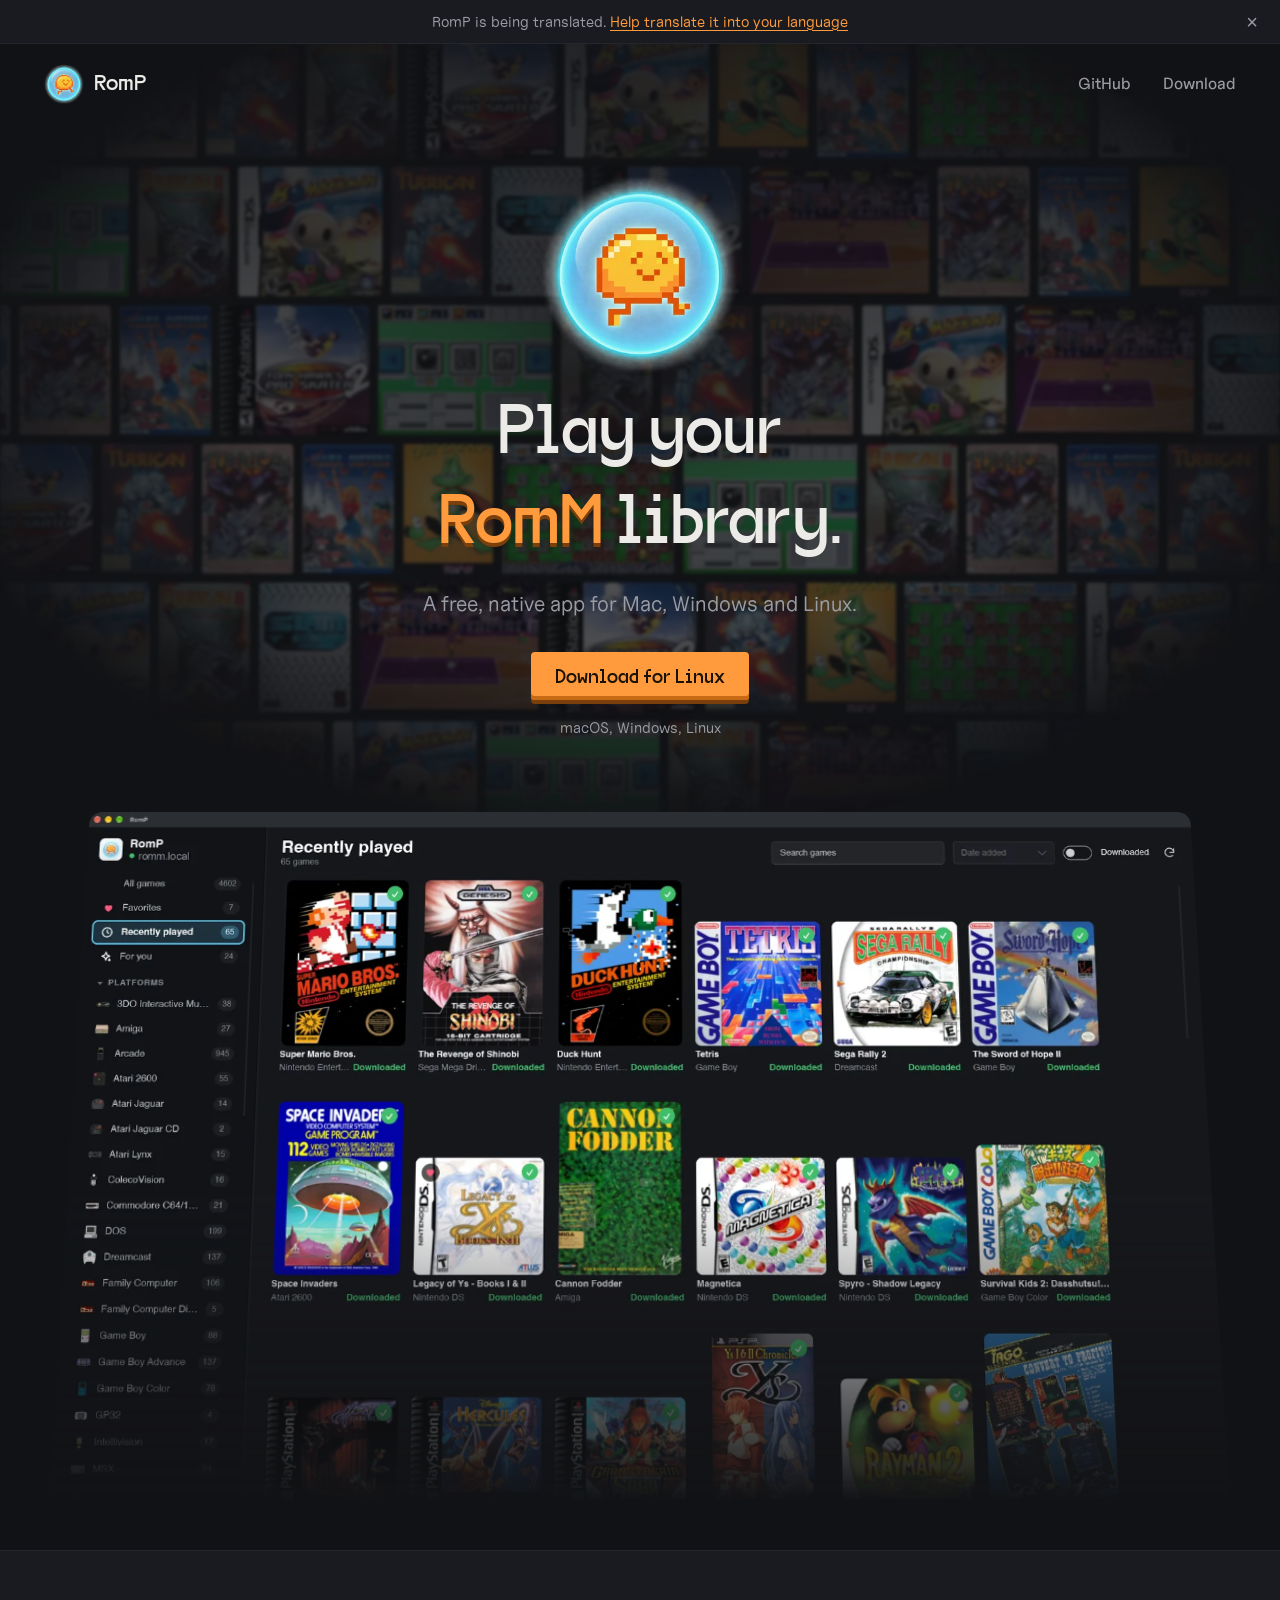
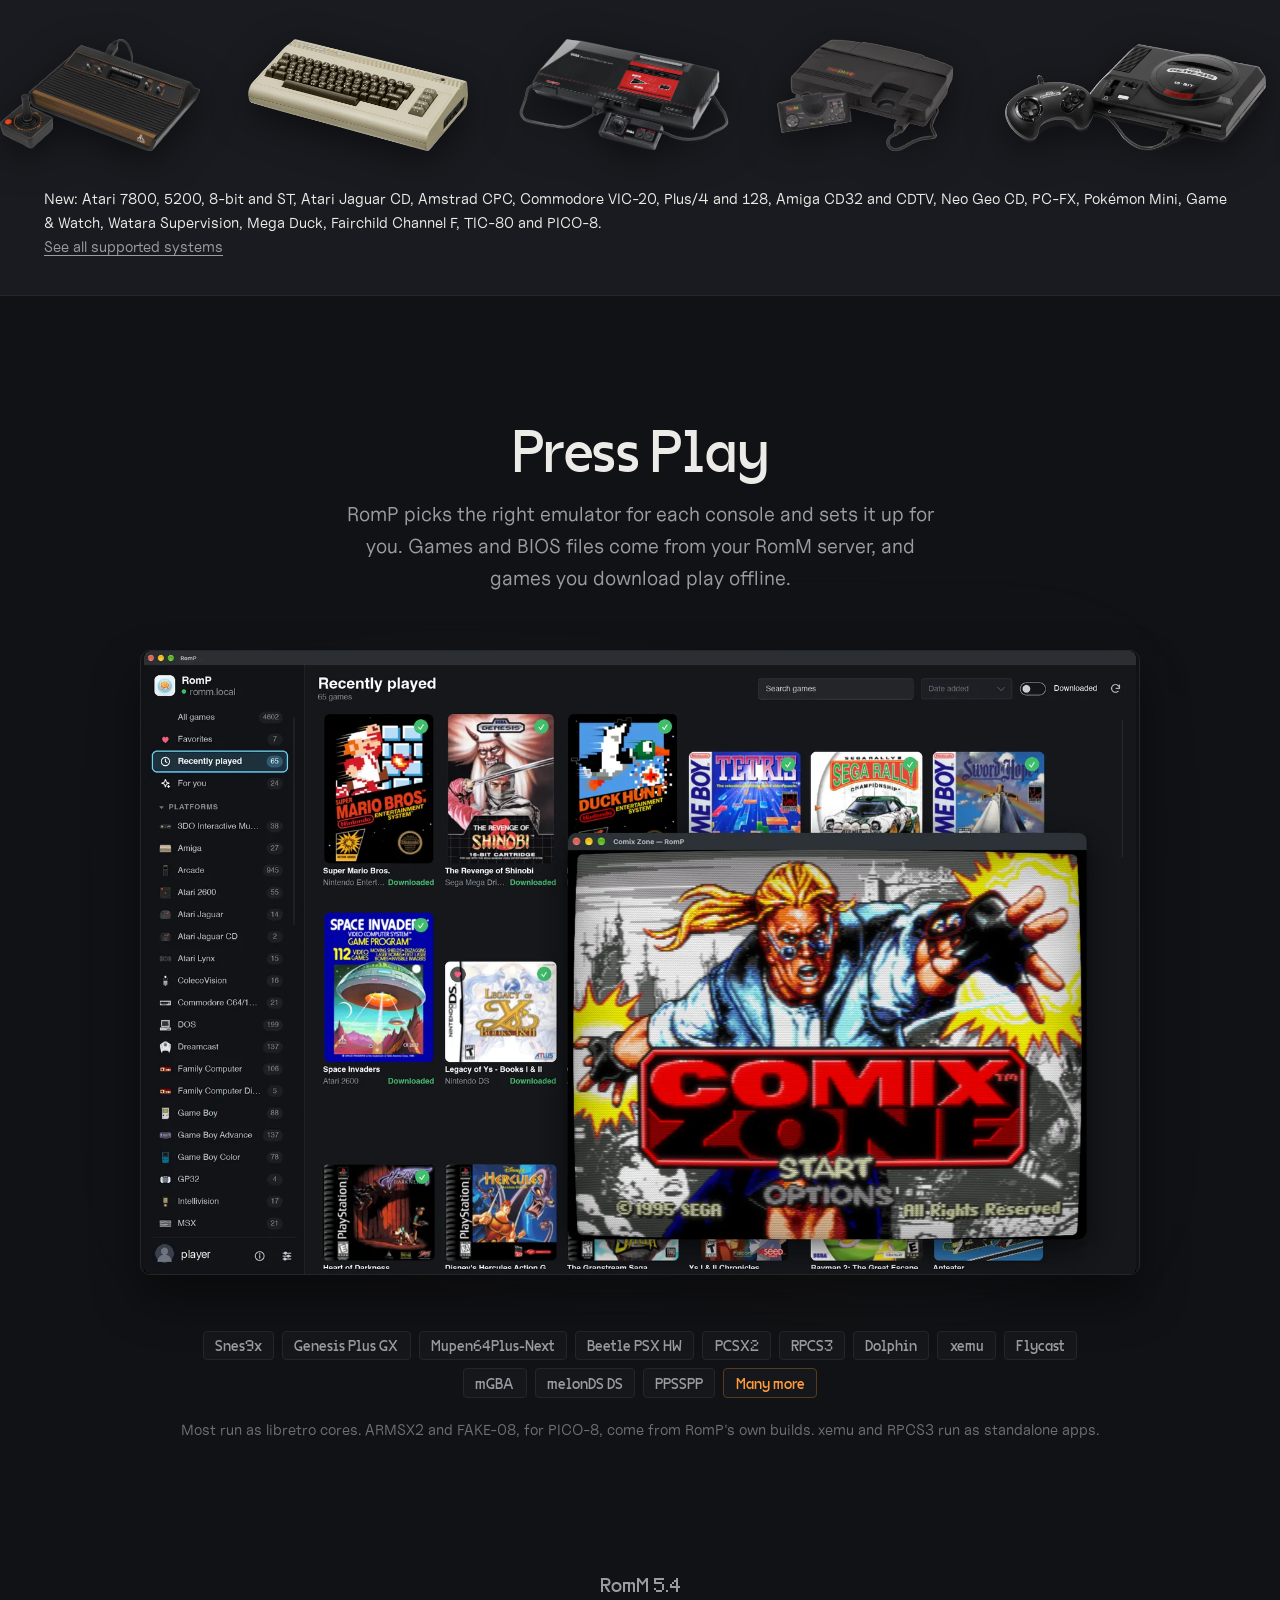
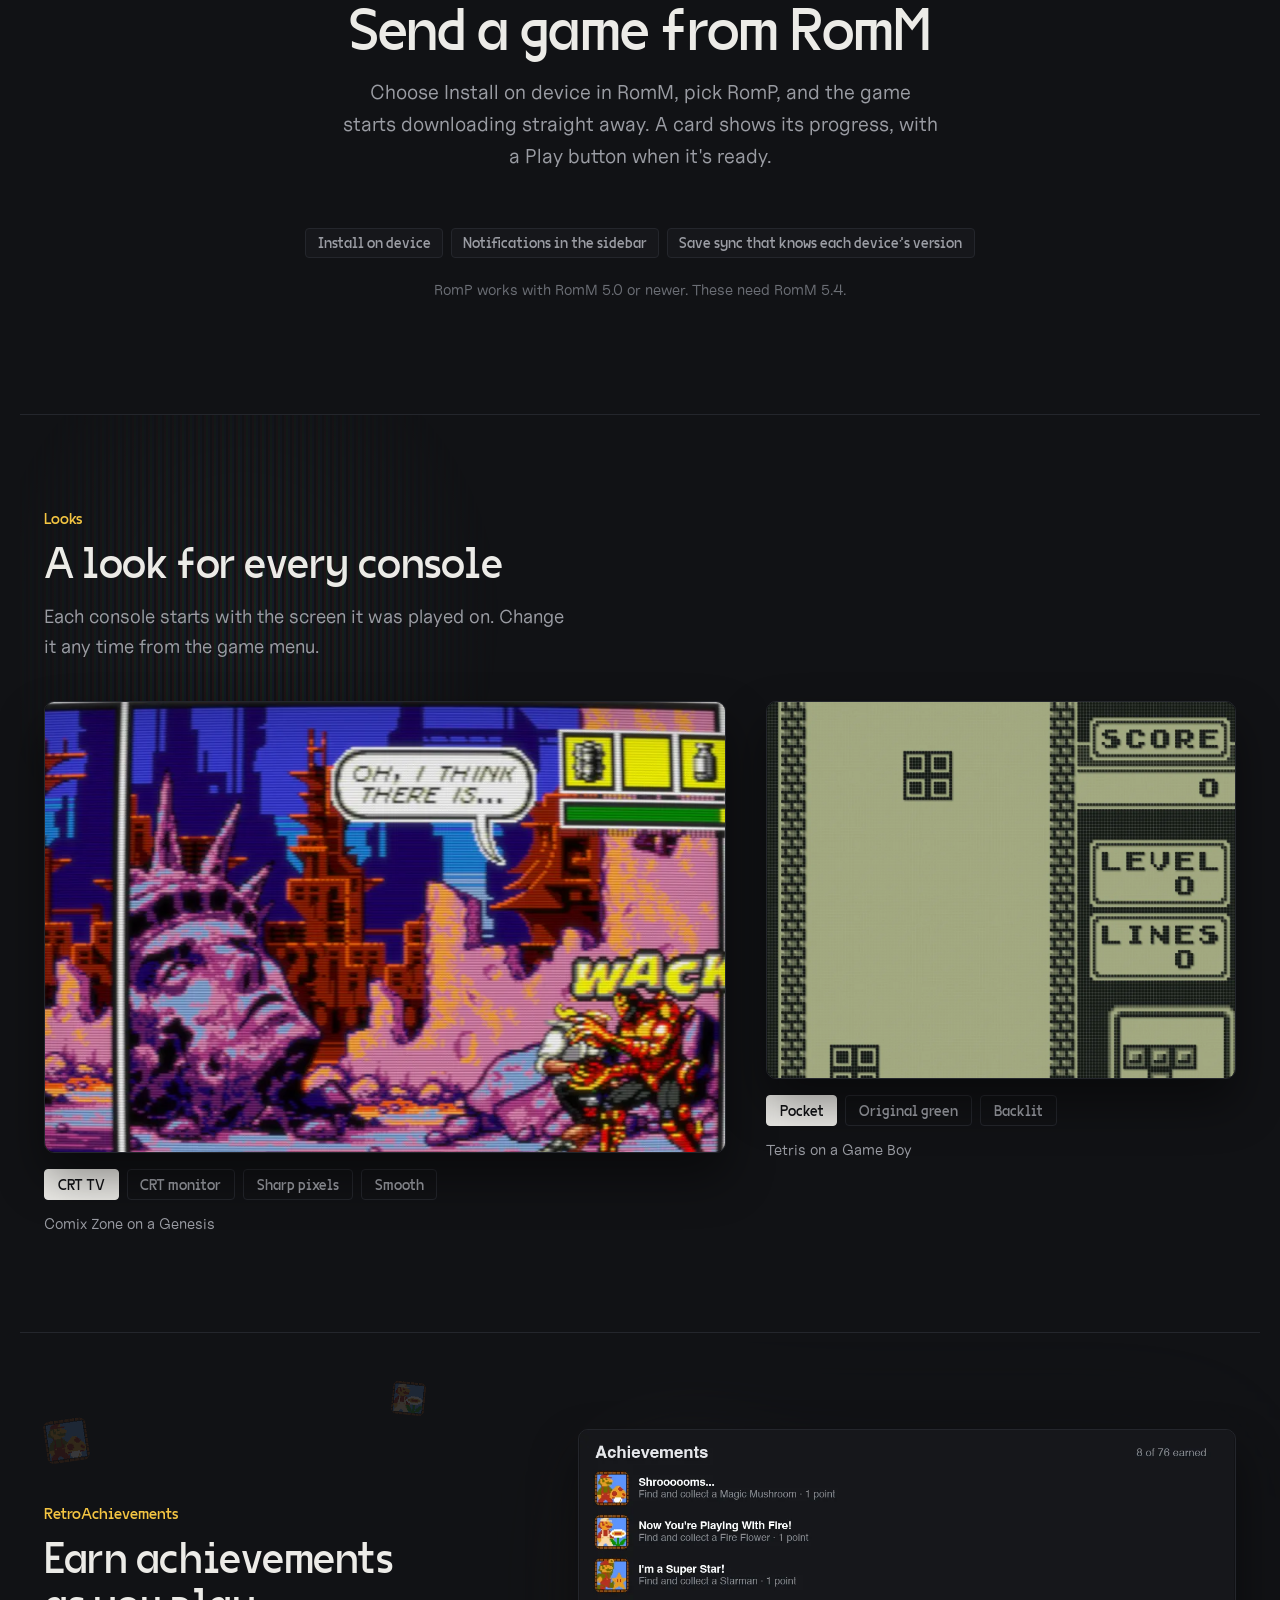
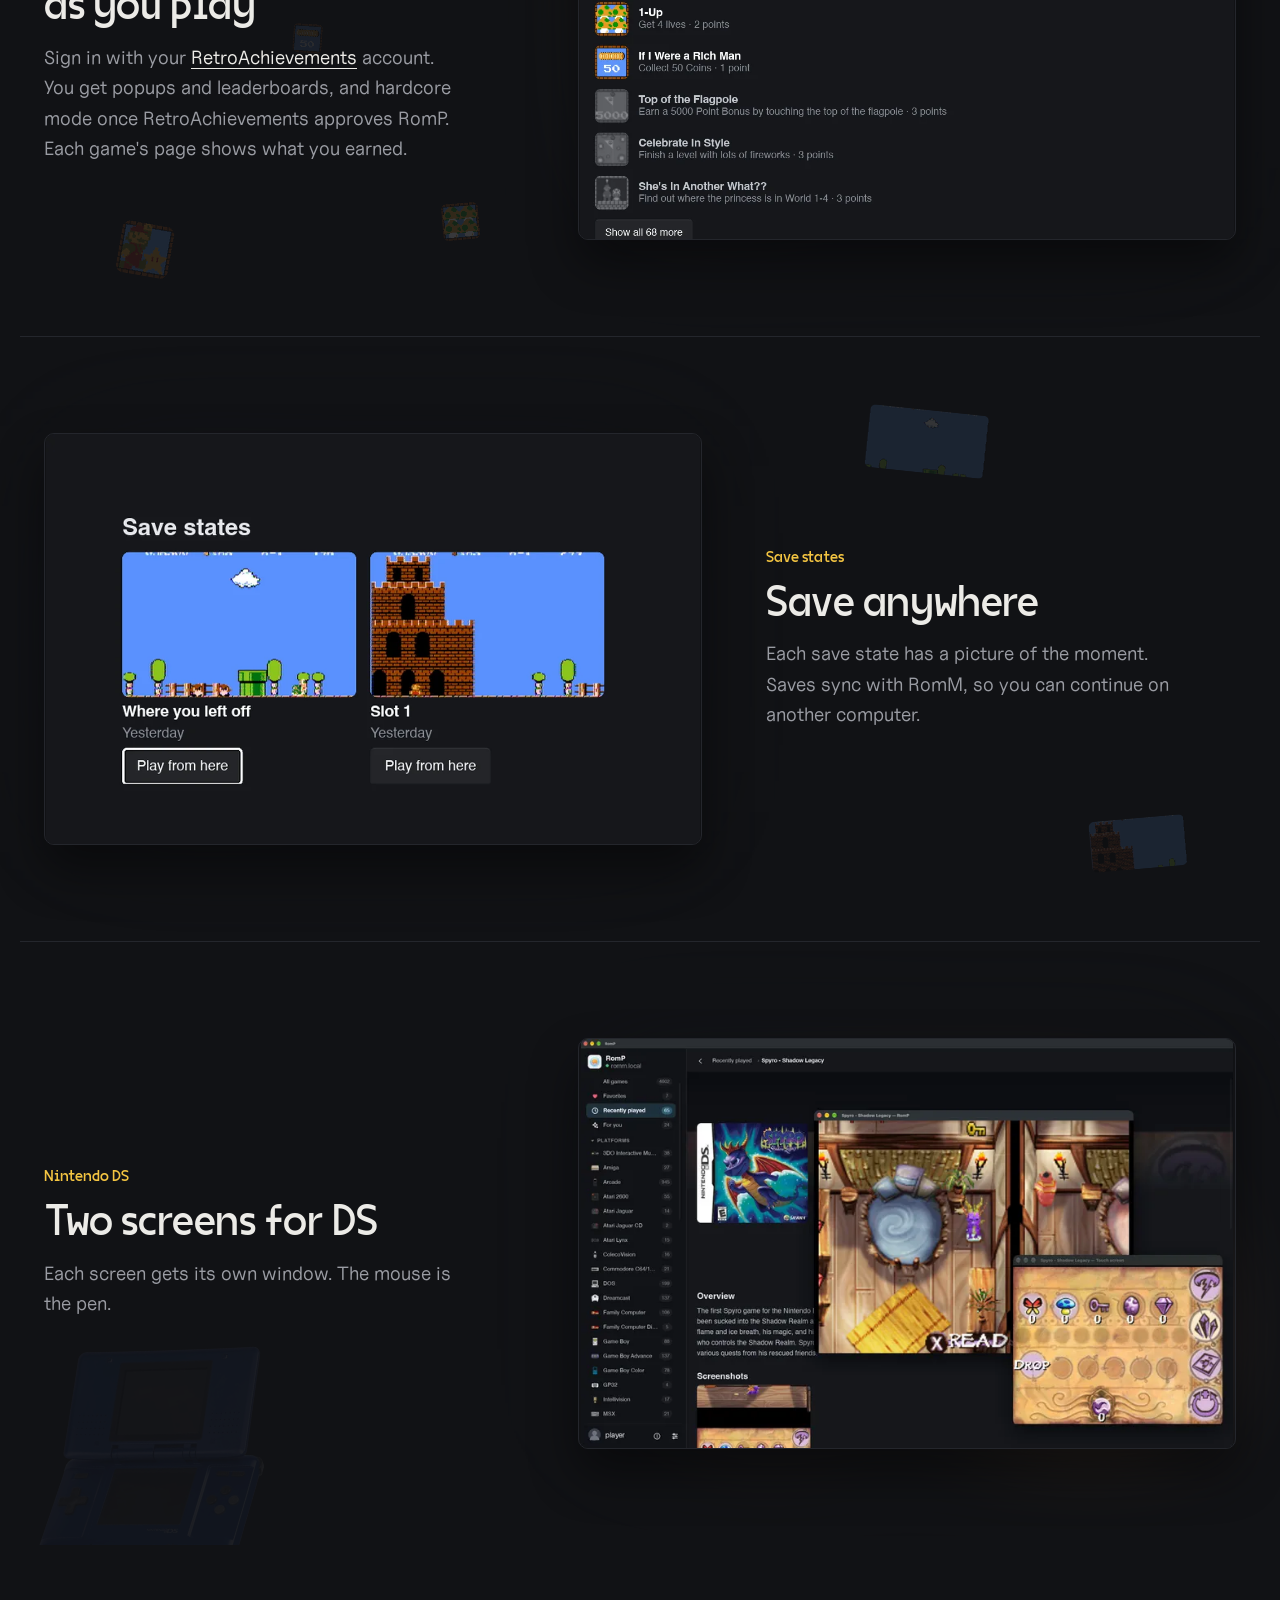
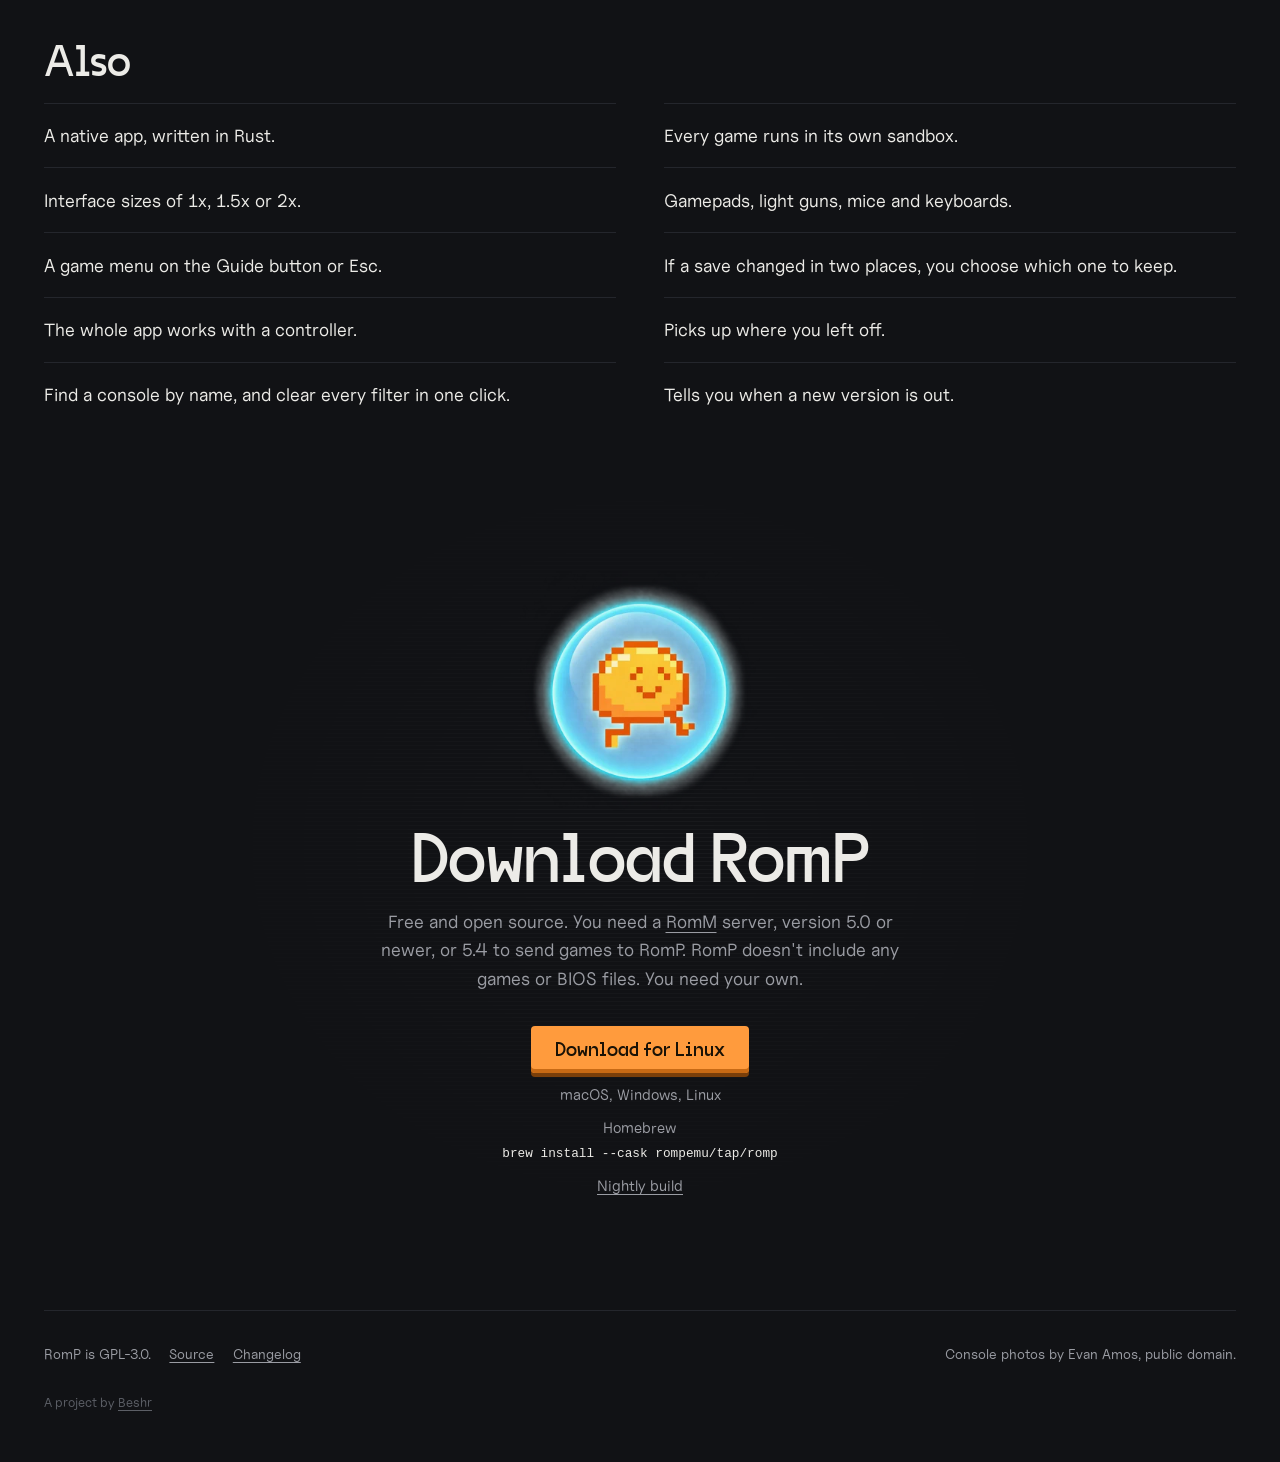
<file: index.html>
<!doctype html>
<html lang="en">
<head>
<meta charset="utf-8">
<meta name="viewport" content="width=device-width, initial-scale=1">
<title>RomP - Play your RomM library</title>
<meta name="description" content="RomP is a free, open source, native app for Mac, Windows and Linux. It plays the games on your RomM server, with save sync, RetroAchievements and the screen look of each console.">
<meta name="theme-color" content="#111215">
<meta name="color-scheme" content="dark">
<link rel="canonical" href="https://rompemu.github.io/">
<link rel="icon" href="img/favicon.png" type="image/png">
<link rel="apple-touch-icon" href="img/apple-touch-icon.png">

<meta property="og:type" content="website">
<meta property="og:site_name" content="RomP">
<meta property="og:title" content="RomP - Play your RomM library">
<meta property="og:description" content="A free, native app for Mac, Windows and Linux. Choose a game from your server and press Play. RomP sets up the emulator for you.">
<meta property="og:url" content="https://rompemu.github.io/">
<meta property="og:image" content="https://rompemu.github.io/img/og.jpg">
<meta property="og:image:width" content="1200">
<meta property="og:image:height" content="630">
<meta property="og:image:alt" content="The RomP icon and name, with the tagline: Play your RomM library.">
<meta name="twitter:card" content="summary_large_image">
<meta name="twitter:title" content="RomP - Play your RomM library">
<meta name="twitter:description" content="A free, native app for Mac, Windows and Linux. Choose a game from your server and press Play. RomP sets up the emulator for you.">
<meta name="twitter:image" content="https://rompemu.github.io/img/og.jpg">

<script type="application/ld+json">
{
  "@context": "https://schema.org",
  "@type": "SoftwareApplication",
  "name": "RomP",
  "description": "Play your RomM library.",
  "applicationCategory": "GameApplication",
  "operatingSystem": "macOS, Windows, Linux",
  "license": "https://www.gnu.org/licenses/gpl-3.0.html",
  "url": "https://rompemu.github.io/",
  "downloadUrl": "https://github.com/RompEmu/RomP/releases/latest",
  "image": "https://rompemu.github.io/img/og.jpg",
  "offers": { "@type": "Offer", "price": "0", "priceCurrency": "USD" }
}
</script>
<link rel="preload" href="fonts/vg5000.woff2" as="font" type="font/woff2" crossorigin>
<link rel="stylesheet" href="style.css?v=20261018-1">
</head>
<body>

<div class="topbar" data-topbar>
  <p>RomP is being translated. <a href="https://crowdin.com/project/romp">Help translate it into your language</a></p>
  <button type="button" data-topbar-close aria-label="Hide this message">&times;</button>
</div>

<header class="top">
  <div class="brand">
    <a class="logo" href="./"><img src="img/mark-nav.png" width="40" height="40" alt="">RomP</a>
    <a class="tag" href="https://github.com/RompEmu/RomP/releases/latest" data-tag hidden></a>
  </div>
  <nav>
    <a href="https://github.com/RompEmu/RomP">GitHub</a>
    <a href="#download">Download</a>
  </nav>
</header>

<main>
  <section class="hero">
    <div class="hero-text">
      <img class="hero-mark" src="img/mark-320.webp" srcset="img/mark-320.webp 1x, img/mark-640.webp 2x" width="220" height="220" alt="">
      <h1>Play your<br> <span class="hl">RomM</span> library.</h1>
      <p>A free, native app for Mac, Windows and Linux.</p>
      <a class="button" href="https://github.com/RompEmu/RomP/releases/latest" data-os-label>Download</a>
      <p class="small" data-version>macOS, Windows, Linux</p>
    </div>
    <img class="hero-shot" src="img/library-1600.webp" srcset="img/library-800.webp 800w, img/library-1600.webp 1600w" sizes="(max-width: 860px) 100vw, 1100px" width="1600" height="1004" alt="The RomP library, showing recently played games from many consoles">
  </section>

  <section class="shelf">
    <div class="shelf-track">
      <div class="shelf-row">
        <span class="console" data-name="Atari 2600" data-emu="Stella"><img src="img/consoles/atari-2600.webp" alt="Atari 2600" loading="lazy"></span>
        <span class="console" data-name="Commodore 64" data-emu="VICE"><img src="img/consoles/c64.webp" alt="Commodore 64" loading="lazy"></span>
        <span class="console" data-name="Sega Master System" data-emu="Genesis Plus GX"><img src="img/consoles/master-system.webp" alt="Sega Master System" loading="lazy"></span>
        <span class="console" data-name="TurboGrafx-16" data-emu="Beetle PCE Fast"><img src="img/consoles/turbografx.webp" alt="TurboGrafx-16" loading="lazy"></span>
        <span class="console" data-name="Sega Genesis" data-emu="Genesis Plus GX"><img src="img/consoles/genesis.webp" alt="Sega Genesis" loading="lazy"></span>
        <span class="console hand" data-name="Game Boy" data-emu="mGBA"><img src="img/consoles/game-boy.webp" alt="Game Boy" loading="lazy"></span>
        <span class="console hand" data-name="Atari Lynx" data-emu="Beetle Lynx"><img src="img/consoles/lynx.webp" alt="Atari Lynx" loading="lazy"></span>
        <span class="console hand" data-name="Sega Game Gear" data-emu="Genesis Plus GX"><img src="img/consoles/game-gear.webp" alt="Sega Game Gear" loading="lazy"></span>
        <span class="console" data-name="Super Famicom" data-emu="Snes9x"><img src="img/consoles/super-famicom.webp" alt="Super Famicom" loading="lazy"></span>
        <span class="console" data-name="Virtual Boy" data-emu="Beetle VB"><img src="img/consoles/virtual-boy.webp" alt="Virtual Boy" loading="lazy"></span>
        <span class="console" data-name="Sega Saturn" data-emu="Beetle Saturn"><img src="img/consoles/saturn.webp" alt="Sega Saturn" loading="lazy"></span>
        <span class="console" data-name="PlayStation" data-emu="Beetle PSX HW"><img src="img/consoles/playstation.webp" alt="PlayStation" loading="lazy"></span>
        <span class="console" data-name="Nintendo 64" data-emu="Mupen64Plus-Next"><img src="img/consoles/n64.webp" alt="Nintendo 64" loading="lazy"></span>
        <span class="console hand" data-name="Game Boy Color" data-emu="mGBA"><img src="img/consoles/gbc.webp" alt="Game Boy Color" loading="lazy"></span>
        <span class="console" data-name="PlayStation 2" data-emu="PCSX2 or ARMSX2"><img src="img/consoles/ps2.webp" alt="PlayStation 2" loading="lazy"></span>
        <span class="console" data-name="GameCube" data-emu="Dolphin"><img src="img/consoles/gamecube.webp" alt="GameCube" loading="lazy"></span>
        <span class="console hand" data-name="Game Boy Advance" data-emu="mGBA"><img src="img/consoles/gba.webp" alt="Game Boy Advance" loading="lazy"></span>
        <span class="console" data-name="Xbox" data-emu="xemu"><img src="img/consoles/xbox.webp" alt="Xbox" loading="lazy"></span>
        <span class="console hand" data-name="Nintendo DS" data-emu="melonDS DS"><img src="img/consoles/ds.webp" alt="Nintendo DS" loading="lazy"></span>
        <span class="console" data-name="PlayStation 3" data-emu="RPCS3"><img src="img/consoles/ps3.webp" alt="PlayStation 3" loading="lazy"></span>
      </div>
      <div class="shelf-row" aria-hidden="true">
        <span class="console" data-name="Atari 2600" data-emu="Stella"><img src="img/consoles/atari-2600.webp" alt="" loading="lazy"></span>
        <span class="console" data-name="Commodore 64" data-emu="VICE"><img src="img/consoles/c64.webp" alt="" loading="lazy"></span>
        <span class="console" data-name="Sega Master System" data-emu="Genesis Plus GX"><img src="img/consoles/master-system.webp" alt="" loading="lazy"></span>
        <span class="console" data-name="TurboGrafx-16" data-emu="Beetle PCE Fast"><img src="img/consoles/turbografx.webp" alt="" loading="lazy"></span>
        <span class="console" data-name="Sega Genesis" data-emu="Genesis Plus GX"><img src="img/consoles/genesis.webp" alt="" loading="lazy"></span>
        <span class="console hand" data-name="Game Boy" data-emu="mGBA"><img src="img/consoles/game-boy.webp" alt="" loading="lazy"></span>
        <span class="console hand" data-name="Atari Lynx" data-emu="Beetle Lynx"><img src="img/consoles/lynx.webp" alt="" loading="lazy"></span>
        <span class="console hand" data-name="Sega Game Gear" data-emu="Genesis Plus GX"><img src="img/consoles/game-gear.webp" alt="" loading="lazy"></span>
        <span class="console" data-name="Super Famicom" data-emu="Snes9x"><img src="img/consoles/super-famicom.webp" alt="" loading="lazy"></span>
        <span class="console" data-name="Virtual Boy" data-emu="Beetle VB"><img src="img/consoles/virtual-boy.webp" alt="" loading="lazy"></span>
        <span class="console" data-name="Sega Saturn" data-emu="Beetle Saturn"><img src="img/consoles/saturn.webp" alt="" loading="lazy"></span>
        <span class="console" data-name="PlayStation" data-emu="Beetle PSX HW"><img src="img/consoles/playstation.webp" alt="" loading="lazy"></span>
        <span class="console" data-name="Nintendo 64" data-emu="Mupen64Plus-Next"><img src="img/consoles/n64.webp" alt="" loading="lazy"></span>
        <span class="console hand" data-name="Game Boy Color" data-emu="mGBA"><img src="img/consoles/gbc.webp" alt="" loading="lazy"></span>
        <span class="console" data-name="PlayStation 2" data-emu="PCSX2 or ARMSX2"><img src="img/consoles/ps2.webp" alt="" loading="lazy"></span>
        <span class="console" data-name="GameCube" data-emu="Dolphin"><img src="img/consoles/gamecube.webp" alt="" loading="lazy"></span>
        <span class="console hand" data-name="Game Boy Advance" data-emu="mGBA"><img src="img/consoles/gba.webp" alt="" loading="lazy"></span>
        <span class="console" data-name="Xbox" data-emu="xemu"><img src="img/consoles/xbox.webp" alt="" loading="lazy"></span>
        <span class="console hand" data-name="Nintendo DS" data-emu="melonDS DS"><img src="img/consoles/ds.webp" alt="" loading="lazy"></span>
        <span class="console" data-name="PlayStation 3" data-emu="RPCS3"><img src="img/consoles/ps3.webp" alt="" loading="lazy"></span>
      </div>
    </div>
    <p class="shelf-link">New: Atari 7800, 5200, 8-bit and ST, Atari Jaguar CD, Amstrad CPC, Commodore VIC-20, Plus/4 and 128, Amiga CD32 and CDTV, Neo Geo CD, PC-FX, Pokémon Mini, Game &amp; Watch, Watara Supervision, Mega Duck, Fairchild Channel F, TIC-80 and PICO-8.<br><a href="https://github.com/RompEmu/RomP#supported-systems">See all supported systems</a></p>
  </section>

  <section class="play">
    <div class="play-head">
      <h2>Press Play</h2>
      <p>RomP picks the right emulator for each console and sets it up for you. Games and BIOS files come from your RomM server, and games you download play offline.</p>
    </div>
    <div class="shot play-shot" style="--src: url(img/play-800.webp)">
      <img class="framed" src="img/play-1600.webp" srcset="img/play-800.webp 800w, img/play-1600.webp 1600w" sizes="(max-width: 860px) 100vw, 1000px" width="1600" height="1004" loading="lazy" alt="Comix Zone running in its own window over the RomP library">
    </div>
    <ul class="cores" aria-label="Emulators RomP sets up">
      <li>Snes9x</li>
      <li>Genesis Plus GX</li>
      <li>Mupen64Plus-Next</li>
      <li>Beetle PSX HW</li>
      <li>PCSX2</li>
      <li>RPCS3</li>
      <li>Dolphin</li>
      <li>xemu</li>
      <li>Flycast</li>
      <li>mGBA</li>
      <li>melonDS DS</li>
      <li>PPSSPP</li>
      <li class="more"><a href="https://github.com/RompEmu/RomP#supported-systems">Many more</a></li>
    </ul>
    <p class="cores-note">Most run as libretro cores. ARMSX2 and FAKE-08, for PICO-8, come from RomP's own builds. xemu and RPCS3 run as standalone apps.</p>
  </section>

  <section class="play romm">
    <div class="play-head">
      <p class="eyebrow">RomM 5.4</p>
      <h2>Send a game from RomM</h2>
      <p>Choose Install on device in RomM, pick RomP, and the game starts downloading straight away. A card shows its progress, with a Play button when it's ready.</p>
    </div>
    <ul class="cores" aria-label="What RomP does with RomM 5.4">
      <li>Install on device</li>
      <li>Notifications in the sidebar</li>
      <li>Save sync that knows each device's version</li>
    </ul>
    <p class="cores-note">RomP works with RomM 5.0 or newer. These need RomM 5.4.</p>
  </section>

  <section class="looks feature">
    <div class="decor crt" aria-hidden="true"></div>
    <div class="looks-head">
      <p class="eyebrow">Looks</p>
      <h2>A look for every console</h2>
      <p>Each console starts with the screen it was played on. Change it any time from the game menu.</p>
    </div>
    <div class="looks-grid">
      <figure class="switcher">
        <div class="stage">
        <img class="look is-on" data-look="look-crt-tv" src="img/look-crt-tv-1600.webp" srcset="img/look-crt-tv-800.webp 800w, img/look-crt-tv-1600.webp 1600w" sizes="(max-width: 860px) 100vw, 50vw" width="1600" height="1058" loading="lazy" alt="Comix Zone with the CRT TV look">
        <img class="look" data-look="look-crt-monitor" src="img/look-crt-monitor-1600.webp" srcset="img/look-crt-monitor-800.webp 800w, img/look-crt-monitor-1600.webp 1600w" sizes="(max-width: 860px) 100vw, 50vw" width="1600" height="1058" loading="lazy" alt="Comix Zone with the CRT monitor look">
        <img class="look" data-look="look-sharp" src="img/look-sharp-1600.webp" srcset="img/look-sharp-800.webp 800w, img/look-sharp-1600.webp 1600w" sizes="(max-width: 860px) 100vw, 50vw" width="1600" height="1058" loading="lazy" alt="Comix Zone with the Sharp pixels look">
        <img class="look" data-look="look-smooth" src="img/look-smooth-1600.webp" srcset="img/look-smooth-800.webp 800w, img/look-smooth-1600.webp 1600w" sizes="(max-width: 860px) 100vw, 50vw" width="1600" height="1058" loading="lazy" alt="Comix Zone with the Smooth look">
        </div>
        <div class="tabs" role="group" aria-label="Genesis looks">
        <button type="button" data-look="look-crt-tv" aria-pressed="true">CRT TV</button>
        <button type="button" data-look="look-crt-monitor" aria-pressed="false">CRT monitor</button>
        <button type="button" data-look="look-sharp" aria-pressed="false">Sharp pixels</button>
        <button type="button" data-look="look-smooth" aria-pressed="false">Smooth</button>
        </div>
        <figcaption>Comix Zone on a Genesis</figcaption>
      </figure>
      <figure class="switcher">
        <div class="stage">
        <img class="look is-on" data-look="look-gb-pocket" src="img/look-gb-pocket-1200.webp" srcset="img/look-gb-pocket-600.webp 600w, img/look-gb-pocket-1200.webp 1200w" sizes="(max-width: 860px) 100vw, 50vw" width="1200" height="962" loading="lazy" alt="Tetris with the Pocket look">
        <img class="look" data-look="look-gb-green" src="img/look-gb-green-1200.webp" srcset="img/look-gb-green-600.webp 600w, img/look-gb-green-1200.webp 1200w" sizes="(max-width: 860px) 100vw, 50vw" width="1200" height="962" loading="lazy" alt="Tetris with the Original green look">
        <img class="look" data-look="look-gb-backlit" src="img/look-gb-backlit-1200.webp" srcset="img/look-gb-backlit-600.webp 600w, img/look-gb-backlit-1200.webp 1200w" sizes="(max-width: 860px) 100vw, 50vw" width="1200" height="962" loading="lazy" alt="Tetris with the Backlit look">
        </div>
        <div class="tabs" role="group" aria-label="Game Boy screens">
        <button type="button" data-look="look-gb-pocket" aria-pressed="true">Pocket</button>
        <button type="button" data-look="look-gb-green" aria-pressed="false">Original green</button>
        <button type="button" data-look="look-gb-backlit" aria-pressed="false">Backlit</button>
        </div>
        <figcaption>Tetris on a Game Boy</figcaption>
      </figure>
    </div>
  </section>

  <section class="cheevos feature">
    <div class="decor badges" aria-hidden="true">
      <img src="img/badge-0.png" alt=""><img src="img/badge-1.png" alt=""><img src="img/badge-2.png" alt=""><img src="img/badge-3.png" alt=""><img src="img/badge-4.png" alt="">
    </div>
    <div class="cheevos-text">
      <p class="eyebrow">RetroAchievements</p>
      <h2>Earn achievements as you play</h2>
      <p>Sign in with your <a href="https://retroachievements.org">RetroAchievements</a> account. You get popups and leaderboards, and hardcore mode once RetroAchievements approves RomP. Each game's page shows what you earned.</p>
    </div>
    <div class="shot" style="--src: url(img/achievements.webp)">
      <picture>
        <source media="(max-width: 600px)" srcset="img/achievements-phone.webp" width="780" height="367">
        <img class="framed" src="img/achievements.webp" width="1174" height="734" loading="lazy" alt="A list of Super Mario Bros. achievements, 8 of 76 earned">
      </picture>
    </div>
  </section>

  <section class="row feature saves">
    <div class="decor minis" aria-hidden="true"><img src="img/save-mini-0.png" alt=""><img src="img/save-mini-1.png" alt=""></div>
    <div class="shot" style="--src: url(img/save-states.webp)">
      <picture>
        <source media="(max-width: 600px)" srcset="img/save-states-phone.webp" width="697" height="371">
        <img class="framed" src="img/save-states.webp" width="1174" height="734" loading="lazy" alt="Two save states with a picture of the game">
      </picture>
    </div>
    <div>
      <p class="eyebrow">Save states</p>
      <h2>Save anywhere</h2>
      <p>Each save state has a picture of the moment. Saves sync with RomM, so you can continue on another computer.</p>
    </div>
  </section>

  <section class="row flip feature ds">
    <div class="decor handheld" aria-hidden="true"><img src="img/consoles/ds.webp" alt=""></div>
    <div class="shot" style="--src: url(img/ds-800.webp)">
      <img class="framed" src="img/ds-1600.webp" srcset="img/ds-800.webp 800w, img/ds-1600.webp 1600w" sizes="(max-width: 860px) 100vw, 60vw" width="1600" height="1004" loading="lazy" alt="Spyro: Shadow Legacy with its two screens in two windows">
    </div>
    <div>
      <p class="eyebrow">Nintendo DS</p>
      <h2>Two screens for DS</h2>
      <p>Each screen gets its own window. The mouse is the pen.</p>
    </div>
  </section>

  <section class="facts">
    <h2>Also</h2>
    <ul>
      <li>A native app, written in Rust.</li>
      <li>Every game runs in its own sandbox.</li>
      <li>Interface sizes of 1x, 1.5x or 2x.</li>
      <li>Gamepads, light guns, mice and keyboards.</li>
      <li>A game menu on the Guide button or Esc.</li>
      <li>If a save changed in two places, you choose which one to keep.</li>
      <li>The whole app works with a controller.</li>
      <li>Picks up where you left off.</li>
      <li>Find a console by name, and clear every filter in one click.</li>
      <li>Tells you when a new version is out.</li>
    </ul>
  </section>

  <section class="download" id="download">
    <img class="download-mark" src="img/mark-320.webp" srcset="img/mark-320.webp 1x, img/mark-640.webp 2x" width="240" height="240" alt="">
    <div>
      <h2>Download RomP</h2>
      <p>Free and open source. You need a <a href="https://romm.app">RomM</a> server, version 5.0 or newer, or 5.4 to send games to RomP. RomP doesn't include any games or BIOS files. You need your own.</p>
      <a class="button" href="https://github.com/RompEmu/RomP/releases/latest" data-os-label>Download</a>
      <p class="small" data-version>macOS, Windows, Linux</p>
      <p class="small others" data-others hidden></p>
      <p class="small">Homebrew<br><code>brew install --cask rompemu/tap/romp</code></p>
      <p class="small"><a href="https://github.com/RompEmu/RomP/releases/tag/nightly">Nightly build</a></p>
    </div>
  </section>
</main>

<footer>
  <p>RomP is GPL-3.0. <a href="https://github.com/RompEmu/RomP">Source</a> <a href="https://github.com/RompEmu/RomP/blob/main/CHANGELOG.md">Changelog</a></p>
  <p>Console photos by Evan Amos, public domain.</p>
  <p class="byline">A project by <a href="https://beshr.com">Beshr</a></p>
</footer>

<script src="script.js?v=20261018-1" defer></script>

<script data-goatcounter="https://romp.goatcounter.com/count" async src="//gc.zgo.at/count.js"></script>
</body>
</html>
</file>
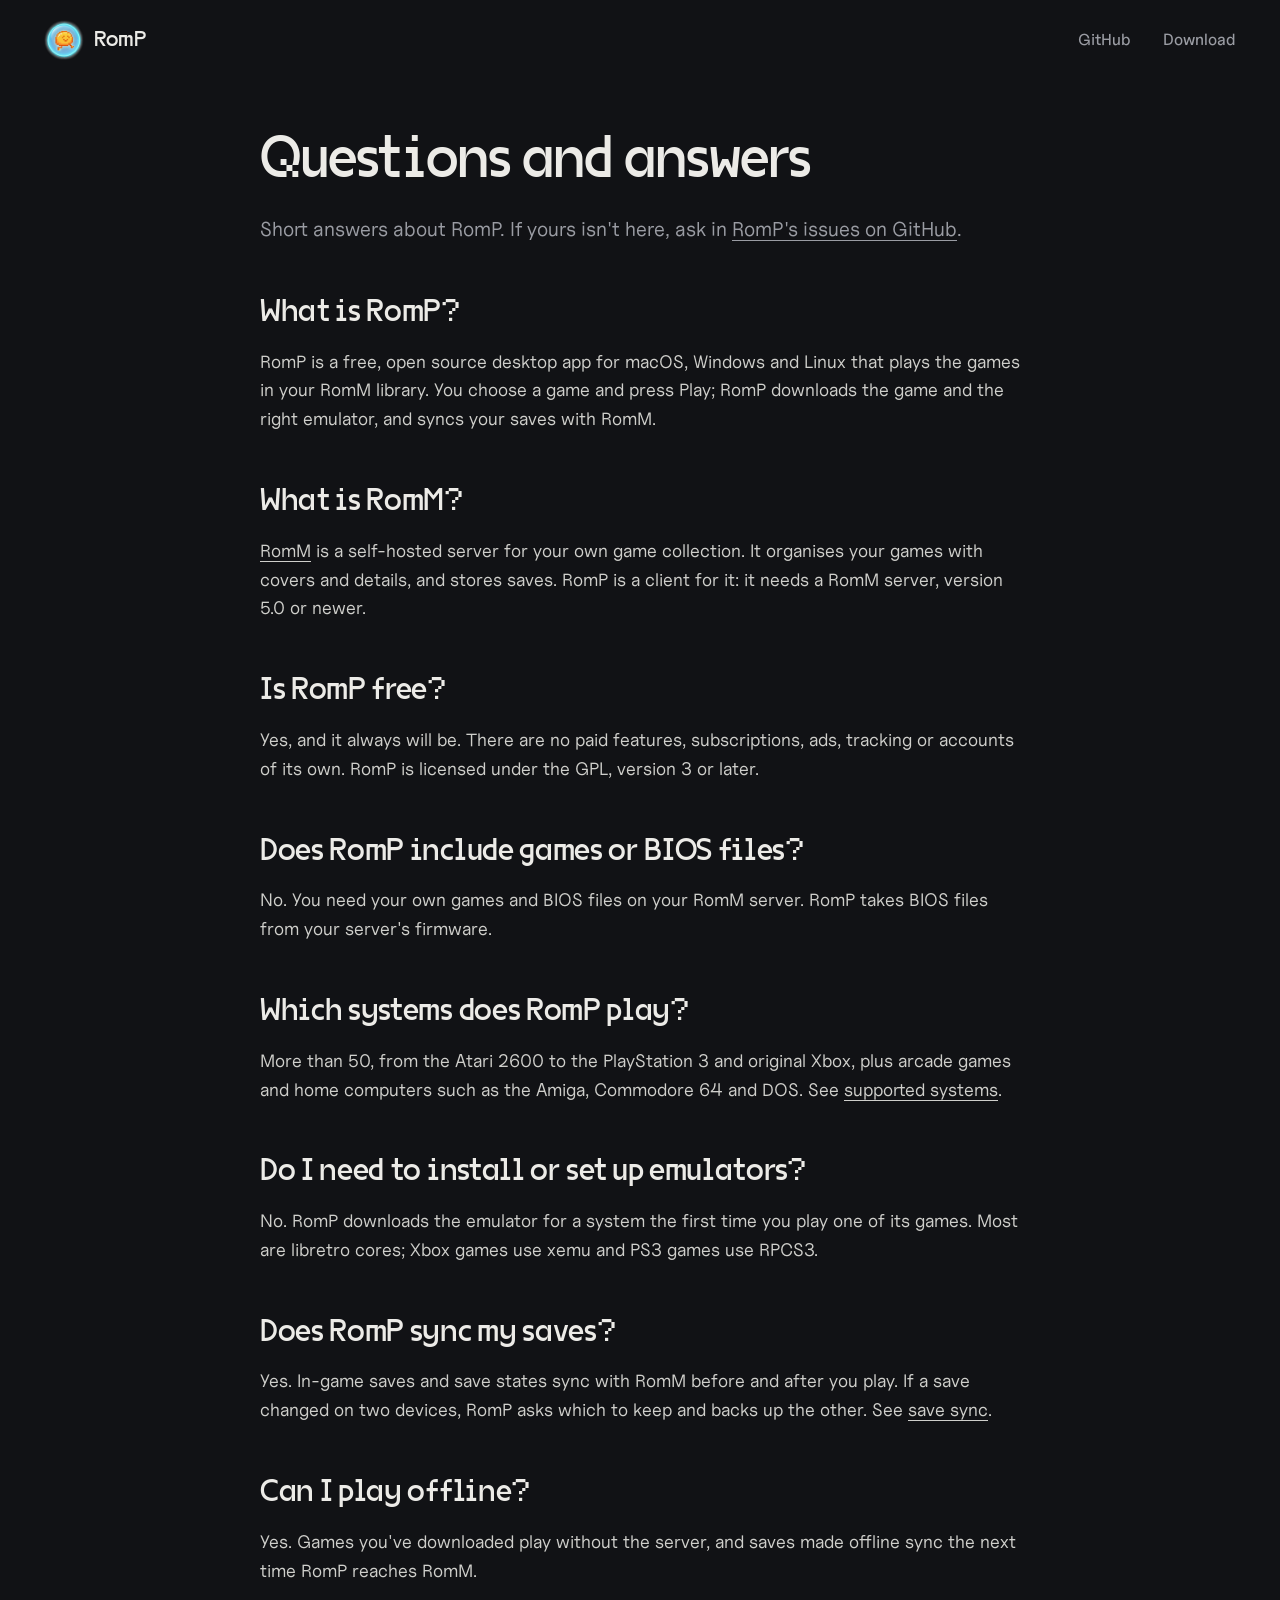
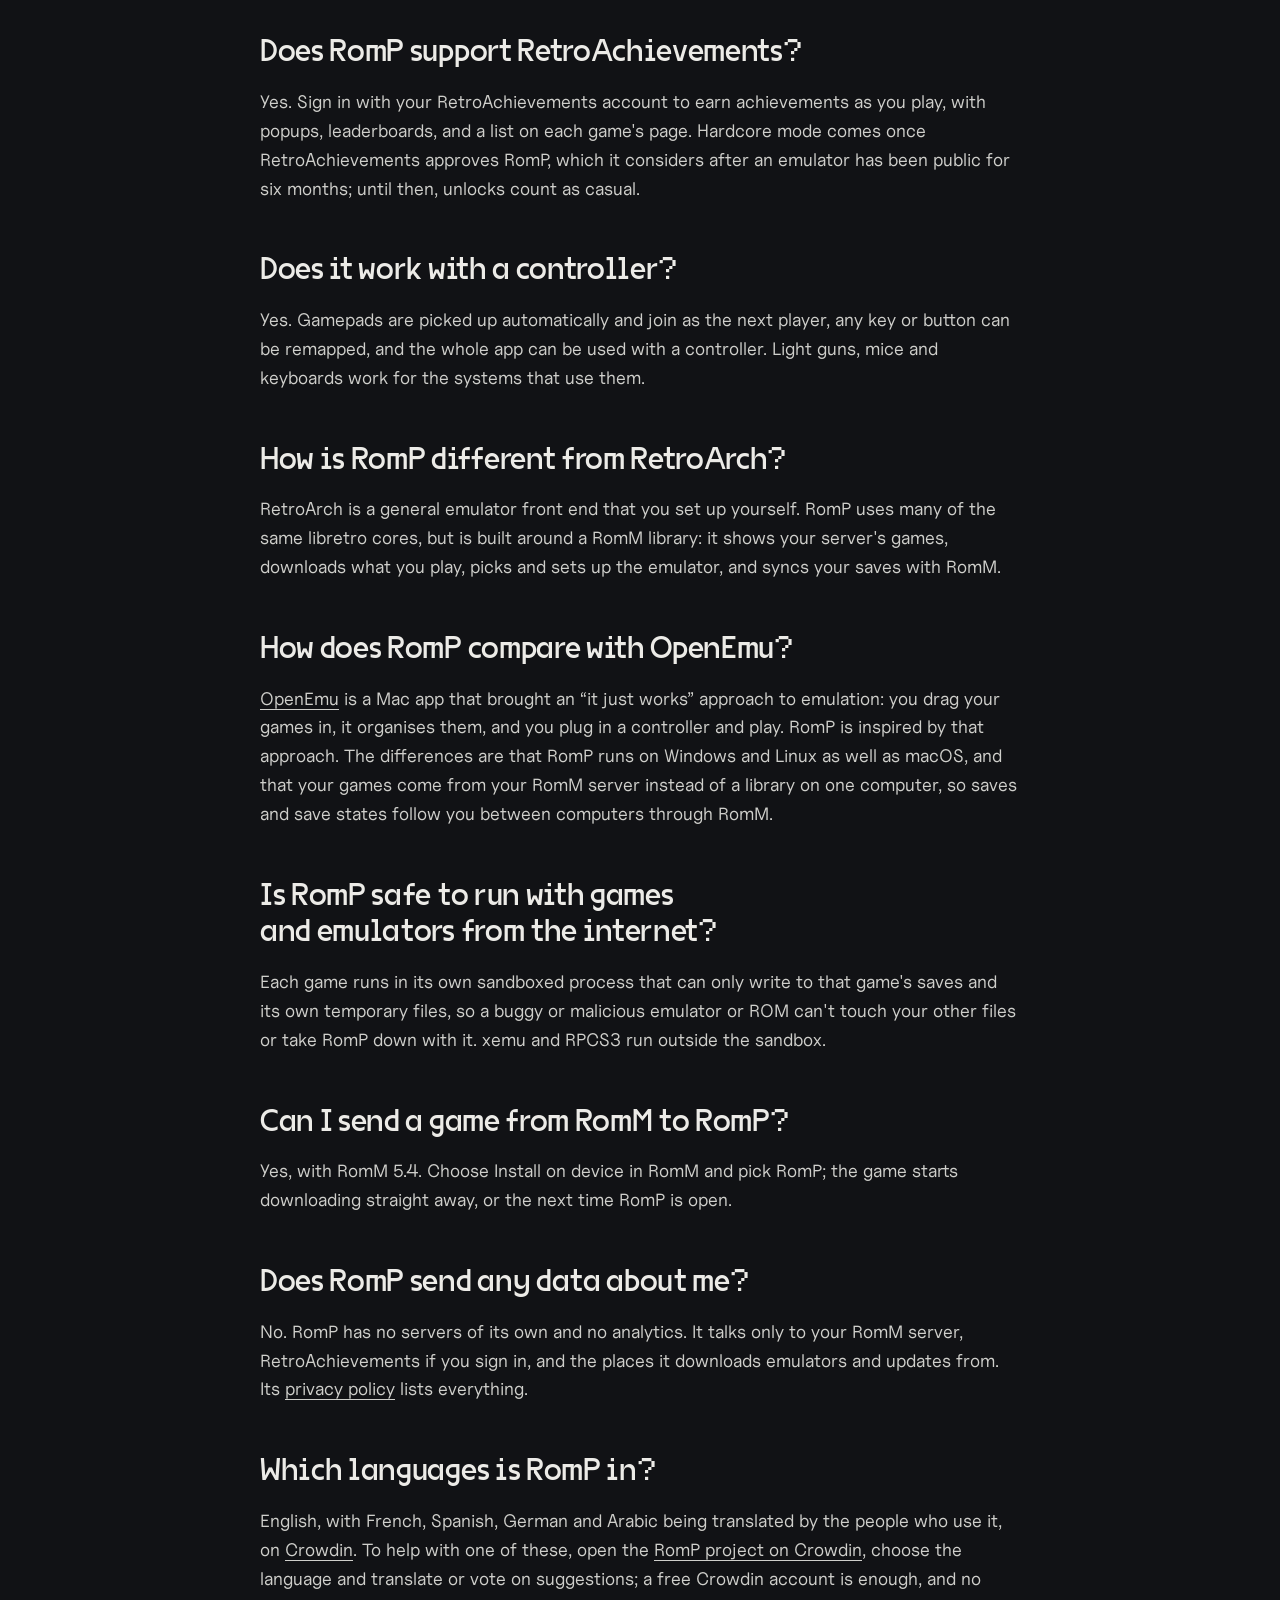
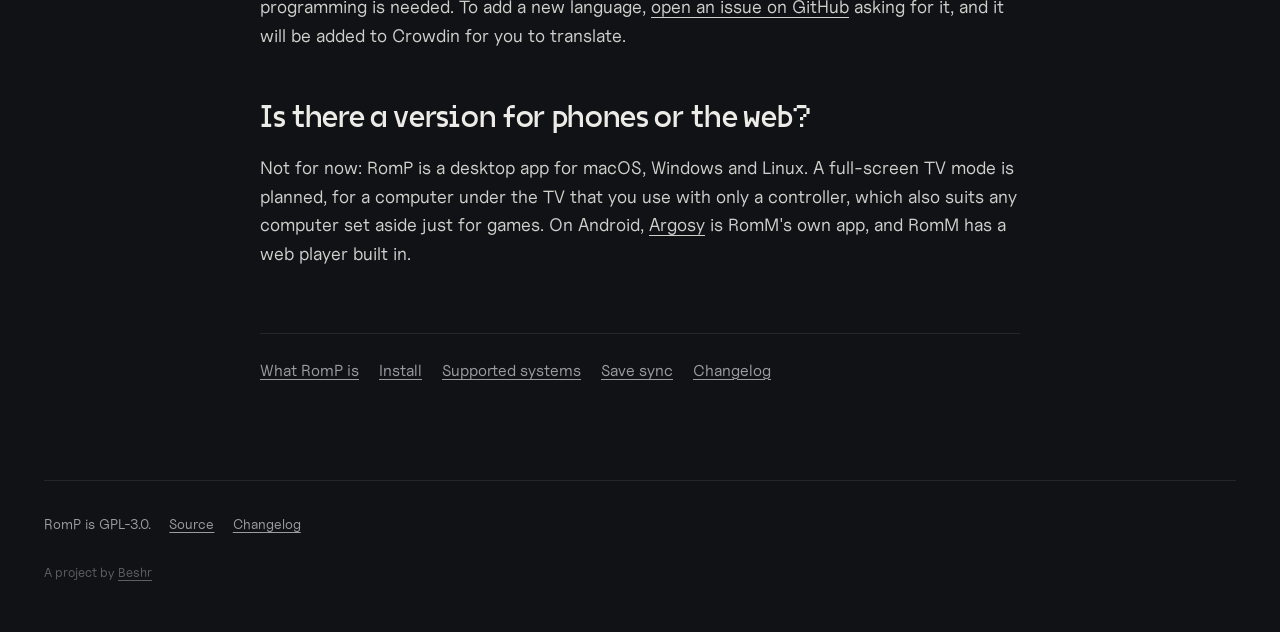
<file: faq/index.html>
<!doctype html>
<html lang="en">
<head>
<meta charset="utf-8">
<meta name="viewport" content="width=device-width, initial-scale=1">
<title>Questions and answers - RomP</title>
<meta name="description" content="Common questions about RomP, the free desktop app for RomM: what it needs, which systems it plays, save sync, offline play, RetroAchievements, controllers and privacy.">
<meta name="theme-color" content="#111215">
<meta name="color-scheme" content="dark">
<link rel="canonical" href="https://rompemu.github.io/faq/">
<link rel="icon" href="/img/favicon.png" type="image/png">
<link rel="apple-touch-icon" href="/img/apple-touch-icon.png">
<meta property="og:type" content="article">
<meta property="og:site_name" content="RomP">
<meta property="og:title" content="Questions and answers - RomP">
<meta property="og:description" content="Common questions about RomP, the free desktop app for RomM: what it needs, which systems it plays, save sync, offline play, RetroAchievements, controllers and privacy.">
<meta property="og:url" content="https://rompemu.github.io/faq/">
<meta property="og:image" content="https://rompemu.github.io/img/og.jpg">
<meta name="twitter:card" content="summary_large_image">
<script type="application/ld+json">
{
  "@context": "https://schema.org",
  "@type": "FAQPage",
  "mainEntity": [
    {
      "@type": "Question",
      "name": "What is RomP?",
      "acceptedAnswer": {
        "@type": "Answer",
        "text": "RomP is a free, open source desktop app for macOS, Windows and Linux that plays the games in your RomM library. You choose a game and press Play; RomP downloads the game and the right emulator, and syncs your saves with RomM."
      }
    },
    {
      "@type": "Question",
      "name": "What is RomM?",
      "acceptedAnswer": {
        "@type": "Answer",
        "text": "RomM is a self-hosted server for your own game collection. It organises your games with covers and details, and stores saves. RomP is a client for it: it needs a RomM server, version 5.0 or newer."
      }
    },
    {
      "@type": "Question",
      "name": "Is RomP free?",
      "acceptedAnswer": {
        "@type": "Answer",
        "text": "Yes, and it always will be. There are no paid features, subscriptions, ads, tracking or accounts of its own. RomP is licensed under the GPL, version 3 or later."
      }
    },
    {
      "@type": "Question",
      "name": "Does RomP include games or BIOS files?",
      "acceptedAnswer": {
        "@type": "Answer",
        "text": "No. You need your own games and BIOS files on your RomM server. RomP takes BIOS files from your server's firmware."
      }
    },
    {
      "@type": "Question",
      "name": "Which systems does RomP play?",
      "acceptedAnswer": {
        "@type": "Answer",
        "text": "More than 50, from the Atari 2600 to the PlayStation 3 and original Xbox, plus arcade games and home computers such as the Amiga, Commodore 64 and DOS. See supported systems."
      }
    },
    {
      "@type": "Question",
      "name": "Do I need to install or set up emulators?",
      "acceptedAnswer": {
        "@type": "Answer",
        "text": "No. RomP downloads the emulator for a system the first time you play one of its games. Most are libretro cores; Xbox games use xemu and PS3 games use RPCS3."
      }
    },
    {
      "@type": "Question",
      "name": "Does RomP sync my saves?",
      "acceptedAnswer": {
        "@type": "Answer",
        "text": "Yes. In-game saves and save states sync with RomM before and after you play. If a save changed on two devices, RomP asks which to keep and backs up the other. See save sync."
      }
    },
    {
      "@type": "Question",
      "name": "Can I play offline?",
      "acceptedAnswer": {
        "@type": "Answer",
        "text": "Yes. Games you've downloaded play without the server, and saves made offline sync the next time RomP reaches RomM."
      }
    },
    {
      "@type": "Question",
      "name": "Does RomP support RetroAchievements?",
      "acceptedAnswer": {
        "@type": "Answer",
        "text": "Yes. Sign in with your RetroAchievements account to earn achievements as you play, with popups, leaderboards, and a list on each game's page. Hardcore mode comes once RetroAchievements approves RomP, which it considers after an emulator has been public for six months; until then, unlocks count as casual."
      }
    },
    {
      "@type": "Question",
      "name": "Does it work with a controller?",
      "acceptedAnswer": {
        "@type": "Answer",
        "text": "Yes. Gamepads are picked up automatically and join as the next player, any key or button can be remapped, and the whole app can be used with a controller. Light guns, mice and keyboards work for the systems that use them."
      }
    },
    {
      "@type": "Question",
      "name": "How is RomP different from RetroArch?",
      "acceptedAnswer": {
        "@type": "Answer",
        "text": "RetroArch is a general emulator front end that you set up yourself. RomP uses many of the same libretro cores, but is built around a RomM library: it shows your server's games, downloads what you play, picks and sets up the emulator, and syncs your saves with RomM."
      }
    },
    {
      "@type": "Question",
      "name": "How does RomP compare with OpenEmu?",
      "acceptedAnswer": {
        "@type": "Answer",
        "text": "OpenEmu is a Mac app that brought an “it just works” approach to emulation: you drag your games in, it organises them, and you plug in a controller and play. RomP is inspired by that approach. The differences are that RomP runs on Windows and Linux as well as macOS, and that your games come from your RomM server instead of a library on one computer, so saves and save states follow you between computers through RomM."
      }
    },
    {
      "@type": "Question",
      "name": "Is RomP safe to run with games and emulators from the internet?",
      "acceptedAnswer": {
        "@type": "Answer",
        "text": "Each game runs in its own sandboxed process that can only write to that game's saves and its own temporary files, so a buggy or malicious emulator or ROM can't touch your other files or take RomP down with it. xemu and RPCS3 run outside the sandbox."
      }
    },
    {
      "@type": "Question",
      "name": "Can I send a game from RomM to RomP?",
      "acceptedAnswer": {
        "@type": "Answer",
        "text": "Yes, with RomM 5.4. Choose Install on device in RomM and pick RomP; the game starts downloading straight away, or the next time RomP is open."
      }
    },
    {
      "@type": "Question",
      "name": "Does RomP send any data about me?",
      "acceptedAnswer": {
        "@type": "Answer",
        "text": "No. RomP has no servers of its own and no analytics. It talks only to your RomM server, RetroAchievements if you sign in, and the places it downloads emulators and updates from. Its privacy policy lists everything."
      }
    },
    {
      "@type": "Question",
      "name": "Which languages is RomP in?",
      "acceptedAnswer": {
        "@type": "Answer",
        "text": "English, with French, Spanish, German and Arabic being translated by the people who use it, on Crowdin. To help with one of these, open the RomP project on Crowdin, choose the language and translate or vote on suggestions; a free Crowdin account is enough, and no programming is needed. To add a new language, open an issue on GitHub asking for it, and it will be added to Crowdin for you to translate."
      }
    },
    {
      "@type": "Question",
      "name": "Is there a version for phones or the web?",
      "acceptedAnswer": {
        "@type": "Answer",
        "text": "Not for now: RomP is a desktop app for macOS, Windows and Linux. A full-screen TV mode is planned, for a computer under the TV that you use with only a controller, which also suits any computer set aside just for games. On Android, Argosy is RomM's own app, and RomM has a web player built in."
      }
    }
  ]
}
</script>
<link rel="preload" href="/fonts/vg5000.woff2" as="font" type="font/woff2" crossorigin>
<link rel="stylesheet" href="/style.css?v=20261023-1">
</head>
<body>

<header class="top">
  <div class="brand">
    <a class="logo" href="/"><img src="/img/mark-nav.png" width="40" height="40" alt="">RomP</a>
  </div>
  <nav>
    <a href="https://github.com/RompEmu/RomP">GitHub</a>
    <a href="/#download">Download</a>
  </nav>
</header>

<main class="doc">
<h1>Questions and answers</h1>
<p class="lede">Short answers about RomP. If yours isn't here, ask in <a href="https://github.com/RompEmu/RomP/issues">RomP's issues on GitHub</a>.</p>

<h2>What is RomP?</h2>
<p>RomP is a free, open source desktop app for macOS, Windows and Linux that plays the games in your RomM library. You choose a game and press Play; RomP downloads the game and the right emulator, and syncs your saves with RomM.</p>

<h2>What is RomM?</h2>
<p><a href="https://romm.app">RomM</a> is a self-hosted server for your own game collection. It organises your games with covers and details, and stores saves. RomP is a client for it: it needs a RomM server, version 5.0 or newer.</p>

<h2>Is RomP free?</h2>
<p>Yes, and it always will be. There are no paid features, subscriptions, ads, tracking or accounts of its own. RomP is licensed under the GPL, version 3 or later.</p>

<h2>Does RomP include games or BIOS files?</h2>
<p>No. You need your own games and BIOS files on your RomM server. RomP takes BIOS files from your server's firmware.</p>

<h2>Which systems does RomP play?</h2>
<p>More than 50, from the Atari 2600 to the PlayStation 3 and original Xbox, plus arcade games and home computers such as the Amiga, Commodore 64 and DOS. See <a href="/systems/">supported systems</a>.</p>

<h2>Do I need to install or set up emulators?</h2>
<p>No. RomP downloads the emulator for a system the first time you play one of its games. Most are libretro cores; Xbox games use xemu and PS3 games use RPCS3.</p>

<h2>Does RomP sync my saves?</h2>
<p>Yes. In-game saves and save states sync with RomM before and after you play. If a save changed on two devices, RomP asks which to keep and backs up the other. See <a href="/saves/">save sync</a>.</p>

<h2>Can I play offline?</h2>
<p>Yes. Games you've downloaded play without the server, and saves made offline sync the next time RomP reaches RomM.</p>

<h2>Does RomP support RetroAchievements?</h2>
<p>Yes. Sign in with your RetroAchievements account to earn achievements as you play, with popups, leaderboards, and a list on each game's page. Hardcore mode comes once RetroAchievements approves RomP, which it considers after an emulator has been public for six months; until then, unlocks count as casual.</p>

<h2>Does it work with a controller?</h2>
<p>Yes. Gamepads are picked up automatically and join as the next player, any key or button can be remapped, and the whole app can be used with a controller. Light guns, mice and keyboards work for the systems that use them.</p>

<h2>How is RomP different from RetroArch?</h2>
<p>RetroArch is a general emulator front end that you set up yourself. RomP uses many of the same libretro cores, but is built around a RomM library: it shows your server's games, downloads what you play, picks and sets up the emulator, and syncs your saves with RomM.</p>

<h2>How does RomP compare with OpenEmu?</h2>
<p><a href="https://openemu.org">OpenEmu</a> is a Mac app that brought an “it just works” approach to emulation: you drag your games in, it organises them, and you plug in a controller and play. RomP is inspired by that approach. The differences are that RomP runs on Windows and Linux as well as macOS, and that your games come from your RomM server instead of a library on one computer, so saves and save states follow you between computers through RomM.</p>

<h2>Is RomP safe to run with games and emulators from the internet?</h2>
<p>Each game runs in its own sandboxed process that can only write to that game's saves and its own temporary files, so a buggy or malicious emulator or ROM can't touch your other files or take RomP down with it. xemu and RPCS3 run outside the sandbox.</p>

<h2>Can I send a game from RomM to RomP?</h2>
<p>Yes, with RomM 5.4. Choose Install on device in RomM and pick RomP; the game starts downloading straight away, or the next time RomP is open.</p>

<h2>Does RomP send any data about me?</h2>
<p>No. RomP has no servers of its own and no analytics. It talks only to your RomM server, RetroAchievements if you sign in, and the places it downloads emulators and updates from. Its <a href="https://github.com/RompEmu/RomP/blob/main/PRIVACY.md">privacy policy</a> lists everything.</p>

<h2>Which languages is RomP in?</h2>
<p>English, with French, Spanish, German and Arabic being translated by the people who use it, on <a href="https://crowdin.com/project/romp">Crowdin</a>. To help with one of these, open the <a href="https://crowdin.com/project/romp">RomP project on Crowdin</a>, choose the language and translate or vote on suggestions; a free Crowdin account is enough, and no programming is needed. To add a new language, <a href="https://github.com/RompEmu/RomP/issues">open an issue on GitHub</a> asking for it, and it will be added to Crowdin for you to translate.</p>

<h2>Is there a version for phones or the web?</h2>
<p>Not for now: RomP is a desktop app for macOS, Windows and Linux. A full-screen TV mode is planned, for a computer under the TV that you use with only a controller, which also suits any computer set aside just for games. On Android, <a href="https://github.com/rommapp/argosy-launcher">Argosy</a> is RomM's own app, and RomM has a web player built in.</p>

<nav class="doc-nav" aria-label="More about RomP">
  <a href="/">What RomP is</a>
  <a href="/install/">Install</a>
  <a href="/systems/">Supported systems</a>
  <a href="/saves/">Save sync</a>
  <a href="https://github.com/RompEmu/RomP/blob/main/CHANGELOG.md">Changelog</a>
</nav>
</main>

<footer>
  <p>RomP is GPL-3.0. <a href="https://github.com/RompEmu/RomP">Source</a> <a href="https://github.com/RompEmu/RomP/blob/main/CHANGELOG.md">Changelog</a></p>
  <p class="byline">A project by <a href="https://beshr.com">Beshr</a></p>
</footer>

<script data-goatcounter="https://romp.goatcounter.com/count" async src="//gc.zgo.at/count.js"></script>
</body>
</html>
</file>
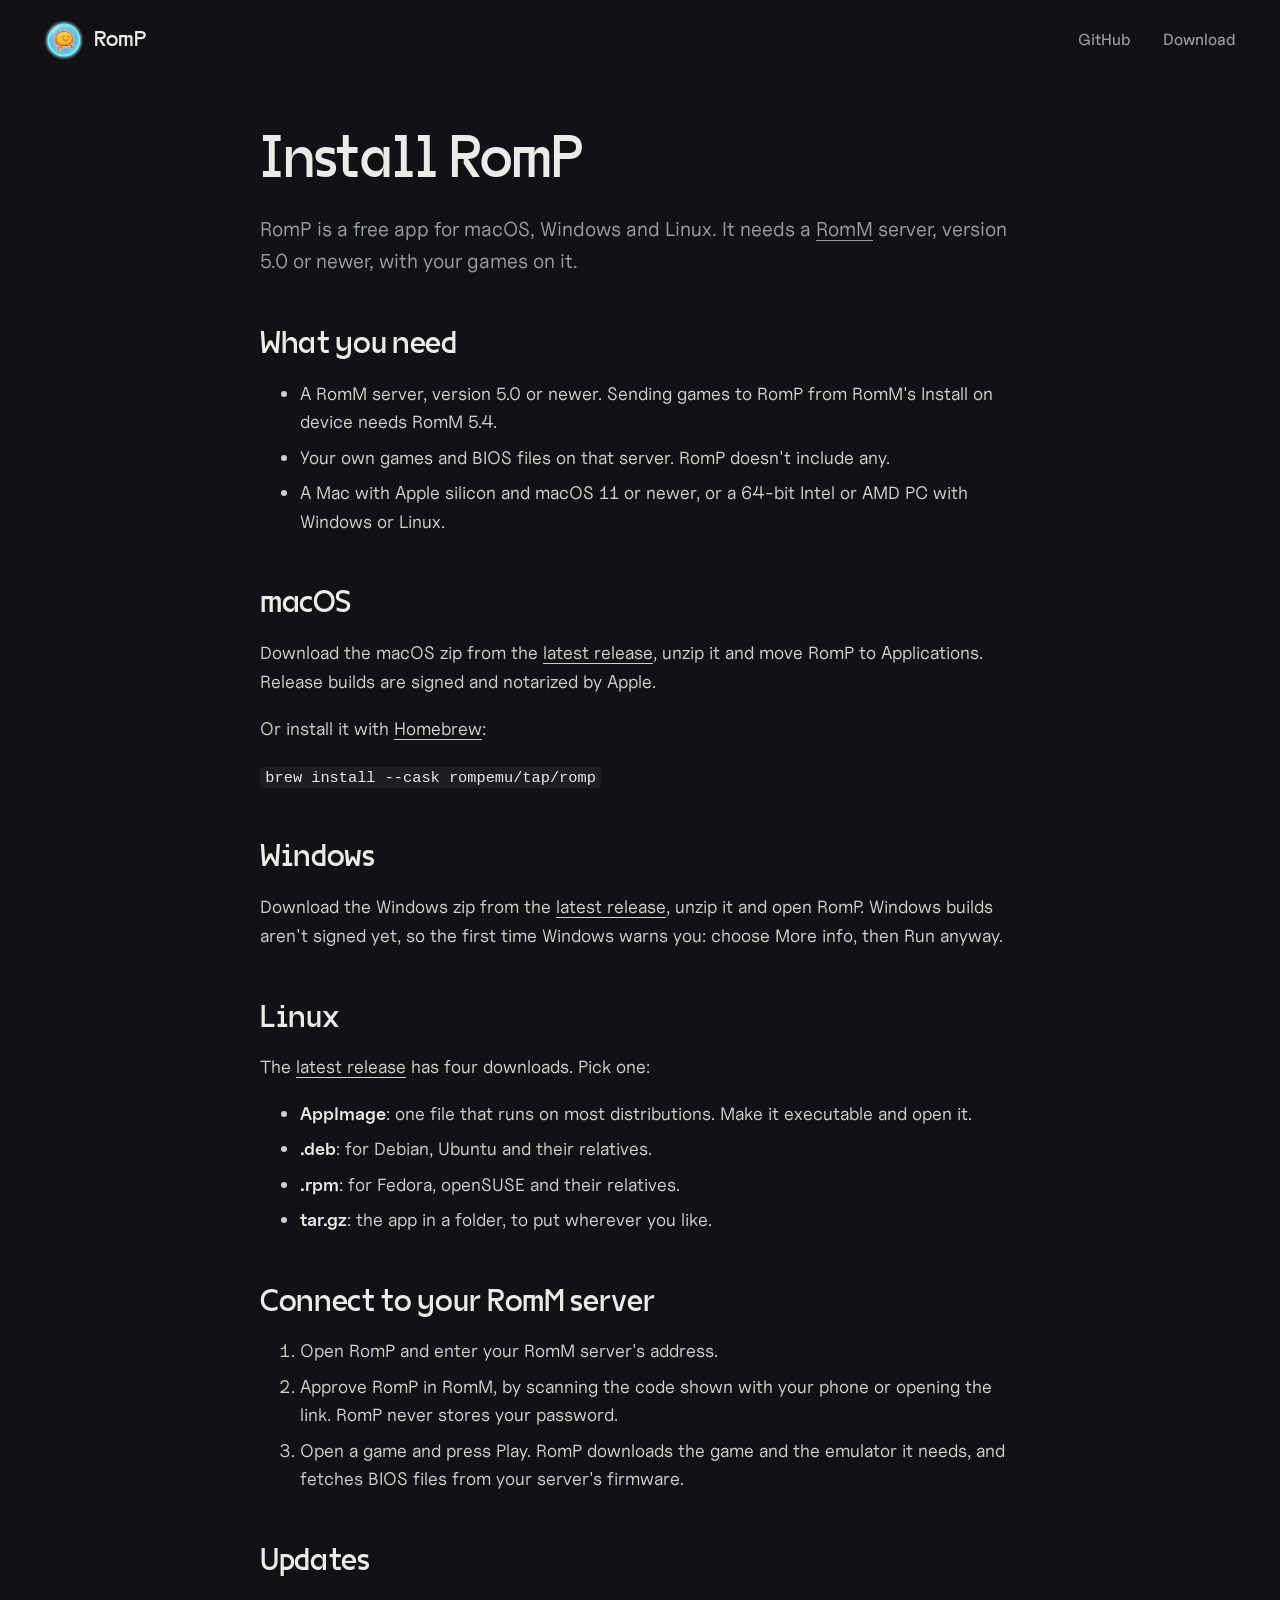
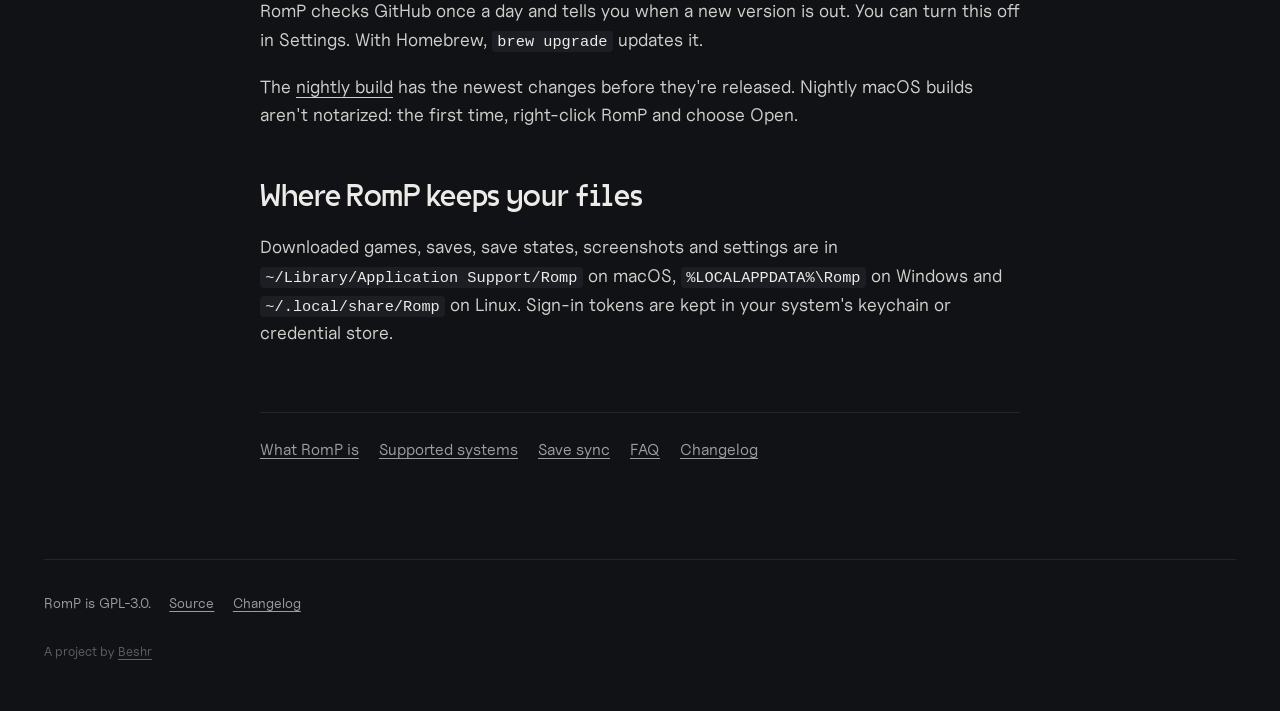
<file: install/index.html>
<!doctype html>
<html lang="en">
<head>
<meta charset="utf-8">
<meta name="viewport" content="width=device-width, initial-scale=1">
<title>Install RomP - RomP</title>
<meta name="description" content="How to install RomP on macOS, Windows and Linux, what it needs (a RomM server, version 5.0 or newer), and how to connect it to your server.">
<meta name="theme-color" content="#111215">
<meta name="color-scheme" content="dark">
<link rel="canonical" href="https://rompemu.github.io/install/">
<link rel="icon" href="/img/favicon.png" type="image/png">
<link rel="apple-touch-icon" href="/img/apple-touch-icon.png">
<meta property="og:type" content="article">
<meta property="og:site_name" content="RomP">
<meta property="og:title" content="Install RomP - RomP">
<meta property="og:description" content="How to install RomP on macOS, Windows and Linux, what it needs (a RomM server, version 5.0 or newer), and how to connect it to your server.">
<meta property="og:url" content="https://rompemu.github.io/install/">
<meta property="og:image" content="https://rompemu.github.io/img/og.jpg">
<meta name="twitter:card" content="summary_large_image">
<link rel="preload" href="/fonts/vg5000.woff2" as="font" type="font/woff2" crossorigin>
<link rel="stylesheet" href="/style.css?v=20261023-1">
</head>
<body>

<header class="top">
  <div class="brand">
    <a class="logo" href="/"><img src="/img/mark-nav.png" width="40" height="40" alt="">RomP</a>
  </div>
  <nav>
    <a href="https://github.com/RompEmu/RomP">GitHub</a>
    <a href="/#download">Download</a>
  </nav>
</header>

<main class="doc">
<h1>Install RomP</h1>
<p class="lede">RomP is a free app for macOS, Windows and Linux. It needs a <a href="https://romm.app">RomM</a> server, version 5.0 or newer, with your games on it.</p>

<h2>What you need</h2>
<ul>
  <li>A RomM server, version 5.0 or newer. Sending games to RomP from RomM's Install on device needs RomM 5.4.</li>
  <li>Your own games and BIOS files on that server. RomP doesn't include any.</li>
  <li>A Mac with Apple silicon and macOS 11 or newer, or a 64-bit Intel or AMD PC with Windows or Linux.</li>
</ul>

<h2>macOS</h2>
<p>Download the macOS zip from the <a href="https://github.com/RompEmu/RomP/releases/latest">latest release</a>, unzip it and move RomP to Applications. Release builds are signed and notarized by Apple.</p>
<p>Or install it with <a href="https://brew.sh">Homebrew</a>:</p>
<p><code>brew install --cask rompemu/tap/romp</code></p>

<h2>Windows</h2>
<p>Download the Windows zip from the <a href="https://github.com/RompEmu/RomP/releases/latest">latest release</a>, unzip it and open RomP. Windows builds aren't signed yet, so the first time Windows warns you: choose More info, then Run anyway.</p>

<h2>Linux</h2>
<p>The <a href="https://github.com/RompEmu/RomP/releases/latest">latest release</a> has four downloads. Pick one:</p>
<ul>
  <li><strong>AppImage</strong>: one file that runs on most distributions. Make it executable and open it.</li>
  <li><strong>.deb</strong>: for Debian, Ubuntu and their relatives.</li>
  <li><strong>.rpm</strong>: for Fedora, openSUSE and their relatives.</li>
  <li><strong>tar.gz</strong>: the app in a folder, to put wherever you like.</li>
</ul>

<h2>Connect to your RomM server</h2>
<ol>
  <li>Open RomP and enter your RomM server's address.</li>
  <li>Approve RomP in RomM, by scanning the code shown with your phone or opening the link. RomP never stores your password.</li>
  <li>Open a game and press Play. RomP downloads the game and the emulator it needs, and fetches BIOS files from your server's firmware.</li>
</ol>

<h2>Updates</h2>
<p>RomP checks GitHub once a day and tells you when a new version is out. You can turn this off in Settings. With Homebrew, <code>brew upgrade</code> updates it.</p>
<p>The <a href="https://github.com/RompEmu/RomP/releases/tag/nightly">nightly build</a> has the newest changes before they're released. Nightly macOS builds aren't notarized: the first time, right-click RomP and choose Open.</p>

<h2>Where RomP keeps your files</h2>
<p>Downloaded games, saves, save states, screenshots and settings are in <code>~/Library/Application Support/Romp</code> on macOS, <code>%LOCALAPPDATA%\Romp</code> on Windows and <code>~/.local/share/Romp</code> on Linux. Sign-in tokens are kept in your system's keychain or credential store.</p>

<nav class="doc-nav" aria-label="More about RomP">
  <a href="/">What RomP is</a>
  <a href="/systems/">Supported systems</a>
  <a href="/saves/">Save sync</a>
  <a href="/faq/">FAQ</a>
  <a href="https://github.com/RompEmu/RomP/blob/main/CHANGELOG.md">Changelog</a>
</nav>
</main>

<footer>
  <p>RomP is GPL-3.0. <a href="https://github.com/RompEmu/RomP">Source</a> <a href="https://github.com/RompEmu/RomP/blob/main/CHANGELOG.md">Changelog</a></p>
  <p class="byline">A project by <a href="https://beshr.com">Beshr</a></p>
</footer>

<script data-goatcounter="https://romp.goatcounter.com/count" async src="//gc.zgo.at/count.js"></script>
</body>
</html>
</file>
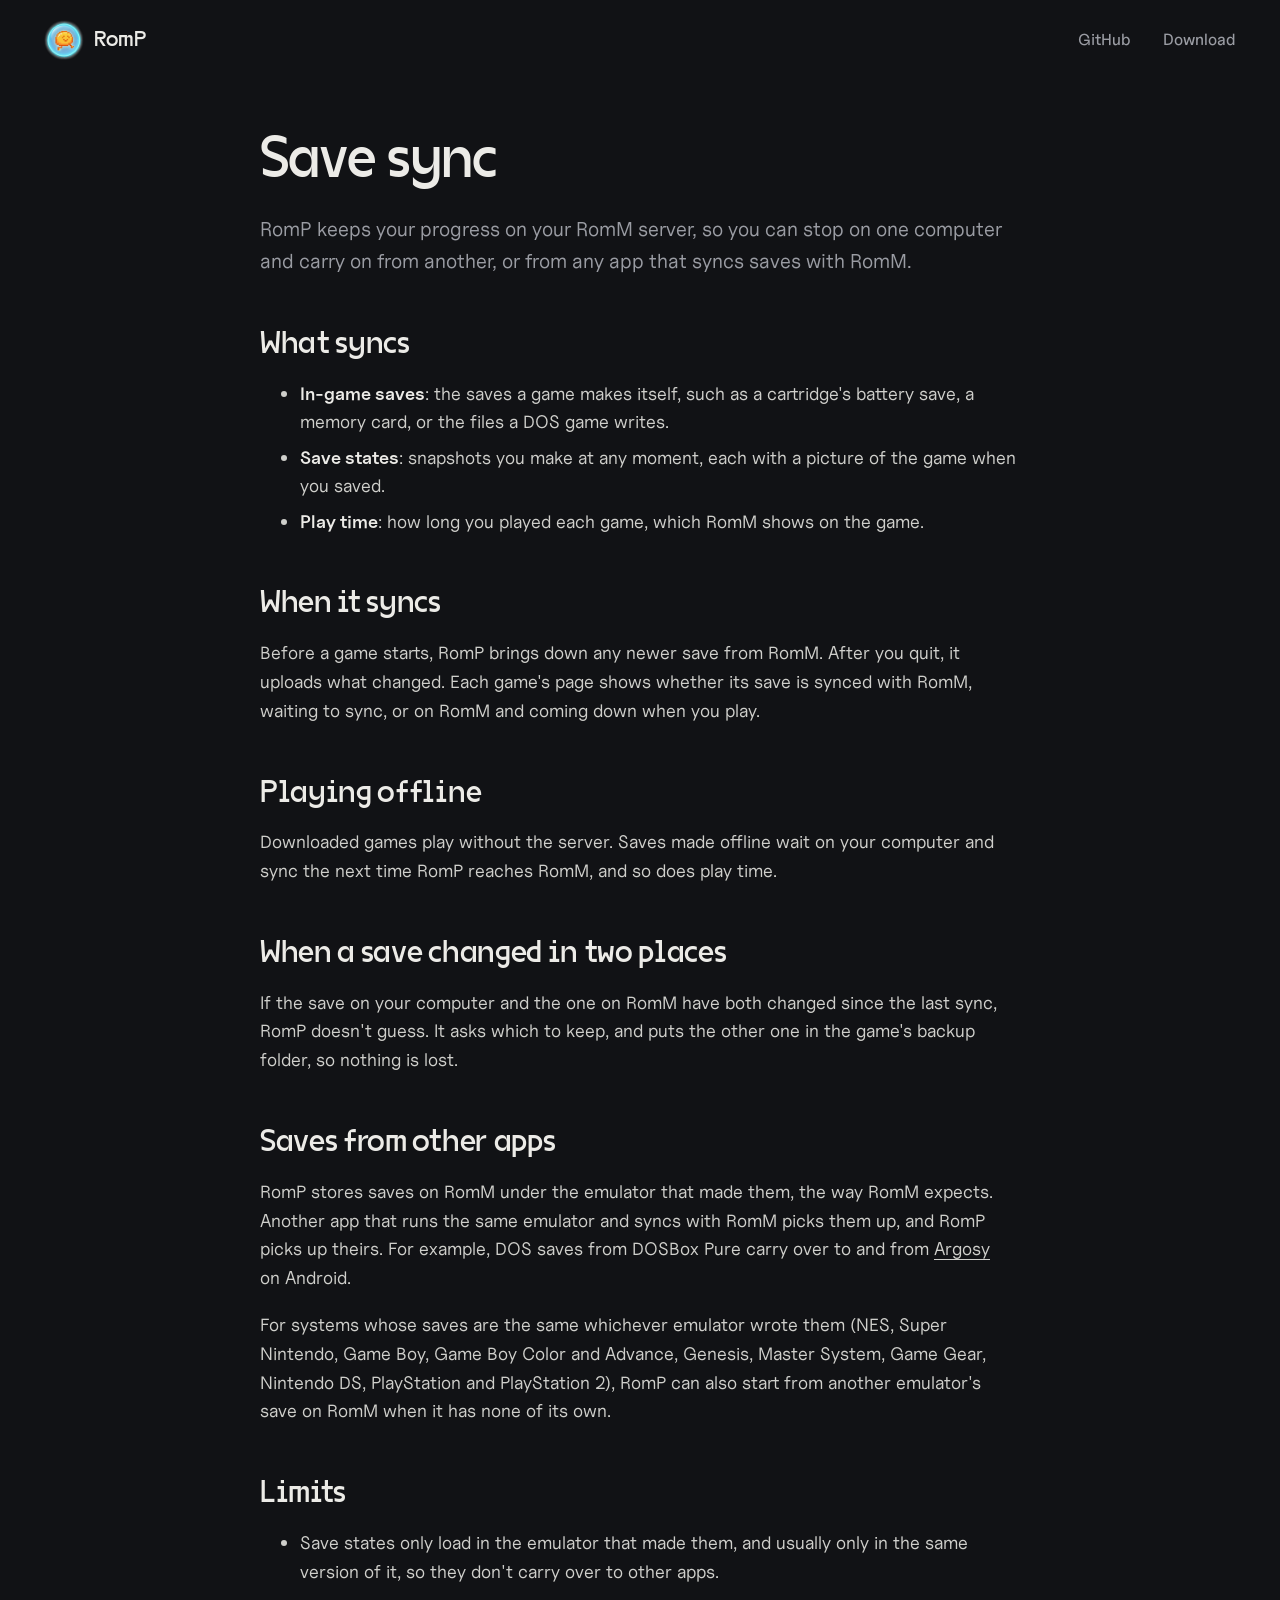
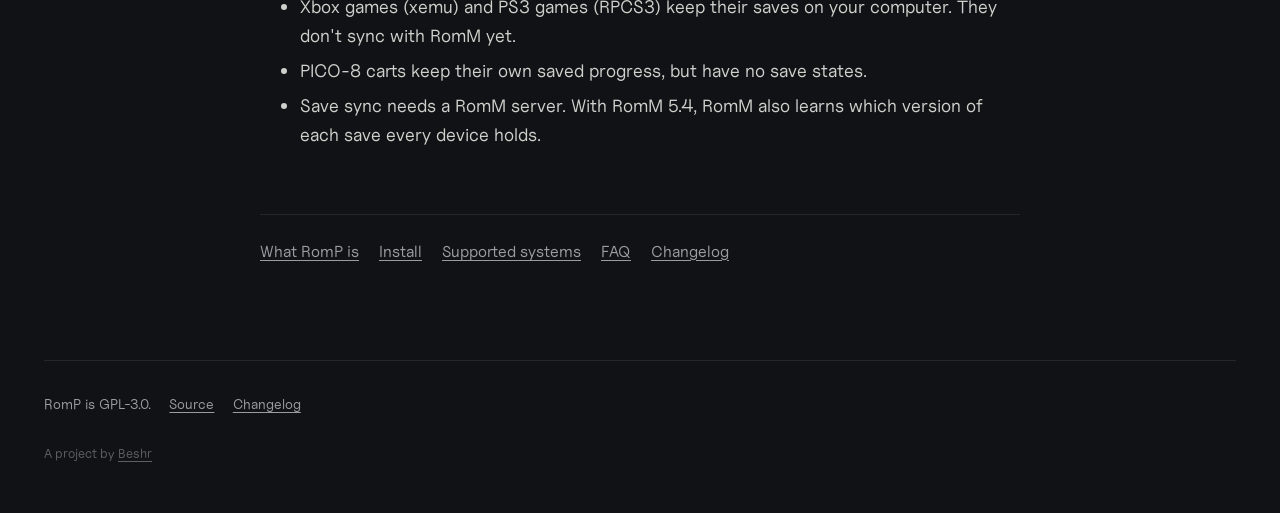
<file: saves/index.html>
<!doctype html>
<html lang="en">
<head>
<meta charset="utf-8">
<meta name="viewport" content="width=device-width, initial-scale=1">
<title>Save sync - RomP</title>
<meta name="description" content="How RomP syncs in-game saves and save states with your RomM server: when it syncs, what happens offline, how it handles a save changed on two devices, and which systems don&#x27;t sync.">
<meta name="theme-color" content="#111215">
<meta name="color-scheme" content="dark">
<link rel="canonical" href="https://rompemu.github.io/saves/">
<link rel="icon" href="/img/favicon.png" type="image/png">
<link rel="apple-touch-icon" href="/img/apple-touch-icon.png">
<meta property="og:type" content="article">
<meta property="og:site_name" content="RomP">
<meta property="og:title" content="Save sync - RomP">
<meta property="og:description" content="How RomP syncs in-game saves and save states with your RomM server: when it syncs, what happens offline, how it handles a save changed on two devices, and which systems don&#x27;t sync.">
<meta property="og:url" content="https://rompemu.github.io/saves/">
<meta property="og:image" content="https://rompemu.github.io/img/og.jpg">
<meta name="twitter:card" content="summary_large_image">
<link rel="preload" href="/fonts/vg5000.woff2" as="font" type="font/woff2" crossorigin>
<link rel="stylesheet" href="/style.css?v=20261023-1">
</head>
<body>

<header class="top">
  <div class="brand">
    <a class="logo" href="/"><img src="/img/mark-nav.png" width="40" height="40" alt="">RomP</a>
  </div>
  <nav>
    <a href="https://github.com/RompEmu/RomP">GitHub</a>
    <a href="/#download">Download</a>
  </nav>
</header>

<main class="doc">
<h1>Save sync</h1>
<p class="lede">RomP keeps your progress on your RomM server, so you can stop on one computer and carry on from another, or from any app that syncs saves with RomM.</p>

<h2>What syncs</h2>
<ul>
  <li><strong>In-game saves</strong>: the saves a game makes itself, such as a cartridge's battery save, a memory card, or the files a DOS game writes.</li>
  <li><strong>Save states</strong>: snapshots you make at any moment, each with a picture of the game when you saved.</li>
  <li><strong>Play time</strong>: how long you played each game, which RomM shows on the game.</li>
</ul>

<h2>When it syncs</h2>
<p>Before a game starts, RomP brings down any newer save from RomM. After you quit, it uploads what changed. Each game's page shows whether its save is synced with RomM, waiting to sync, or on RomM and coming down when you play.</p>

<h2>Playing offline</h2>
<p>Downloaded games play without the server. Saves made offline wait on your computer and sync the next time RomP reaches RomM, and so does play time.</p>

<h2>When a save changed in two places</h2>
<p>If the save on your computer and the one on RomM have both changed since the last sync, RomP doesn't guess. It asks which to keep, and puts the other one in the game's backup folder, so nothing is lost.</p>

<h2>Saves from other apps</h2>
<p>RomP stores saves on RomM under the emulator that made them, the way RomM expects. Another app that runs the same emulator and syncs with RomM picks them up, and RomP picks up theirs. For example, DOS saves from DOSBox Pure carry over to and from <a href="https://github.com/rommapp/argosy-launcher">Argosy</a> on Android.</p>
<p>For systems whose saves are the same whichever emulator wrote them (NES, Super Nintendo, Game Boy, Game Boy Color and Advance, Genesis, Master System, Game Gear, Nintendo DS, PlayStation and PlayStation 2), RomP can also start from another emulator's save on RomM when it has none of its own.</p>

<h2>Limits</h2>
<ul>
  <li>Save states only load in the emulator that made them, and usually only in the same version of it, so they don't carry over to other apps.</li>
  <li>Xbox games (xemu) and PS3 games (RPCS3) keep their saves on your computer. They don't sync with RomM yet.</li>
  <li>PICO-8 carts keep their own saved progress, but have no save states.</li>
  <li>Save sync needs a RomM server. With RomM 5.4, RomM also learns which version of each save every device holds.</li>
</ul>

<nav class="doc-nav" aria-label="More about RomP">
  <a href="/">What RomP is</a>
  <a href="/install/">Install</a>
  <a href="/systems/">Supported systems</a>
  <a href="/faq/">FAQ</a>
  <a href="https://github.com/RompEmu/RomP/blob/main/CHANGELOG.md">Changelog</a>
</nav>
</main>

<footer>
  <p>RomP is GPL-3.0. <a href="https://github.com/RompEmu/RomP">Source</a> <a href="https://github.com/RompEmu/RomP/blob/main/CHANGELOG.md">Changelog</a></p>
  <p class="byline">A project by <a href="https://beshr.com">Beshr</a></p>
</footer>

<script data-goatcounter="https://romp.goatcounter.com/count" async src="//gc.zgo.at/count.js"></script>
</body>
</html>
</file>
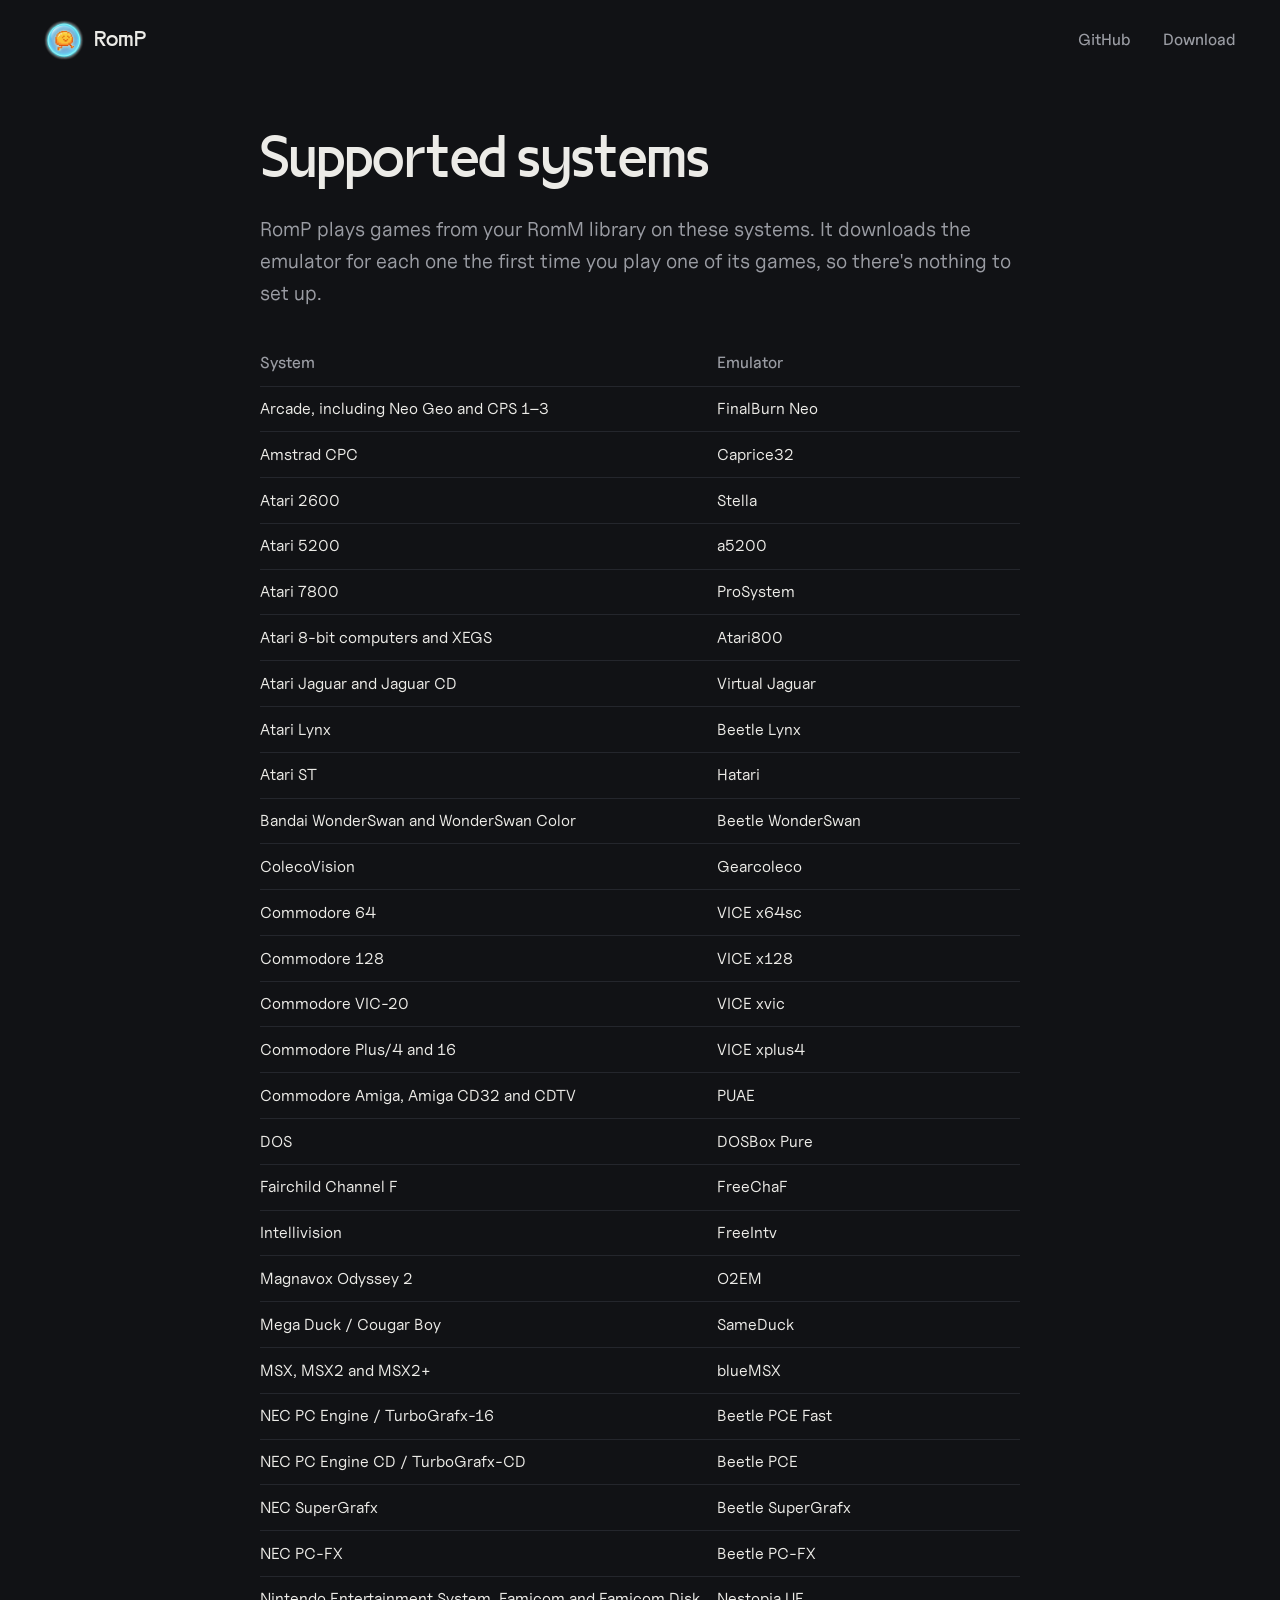
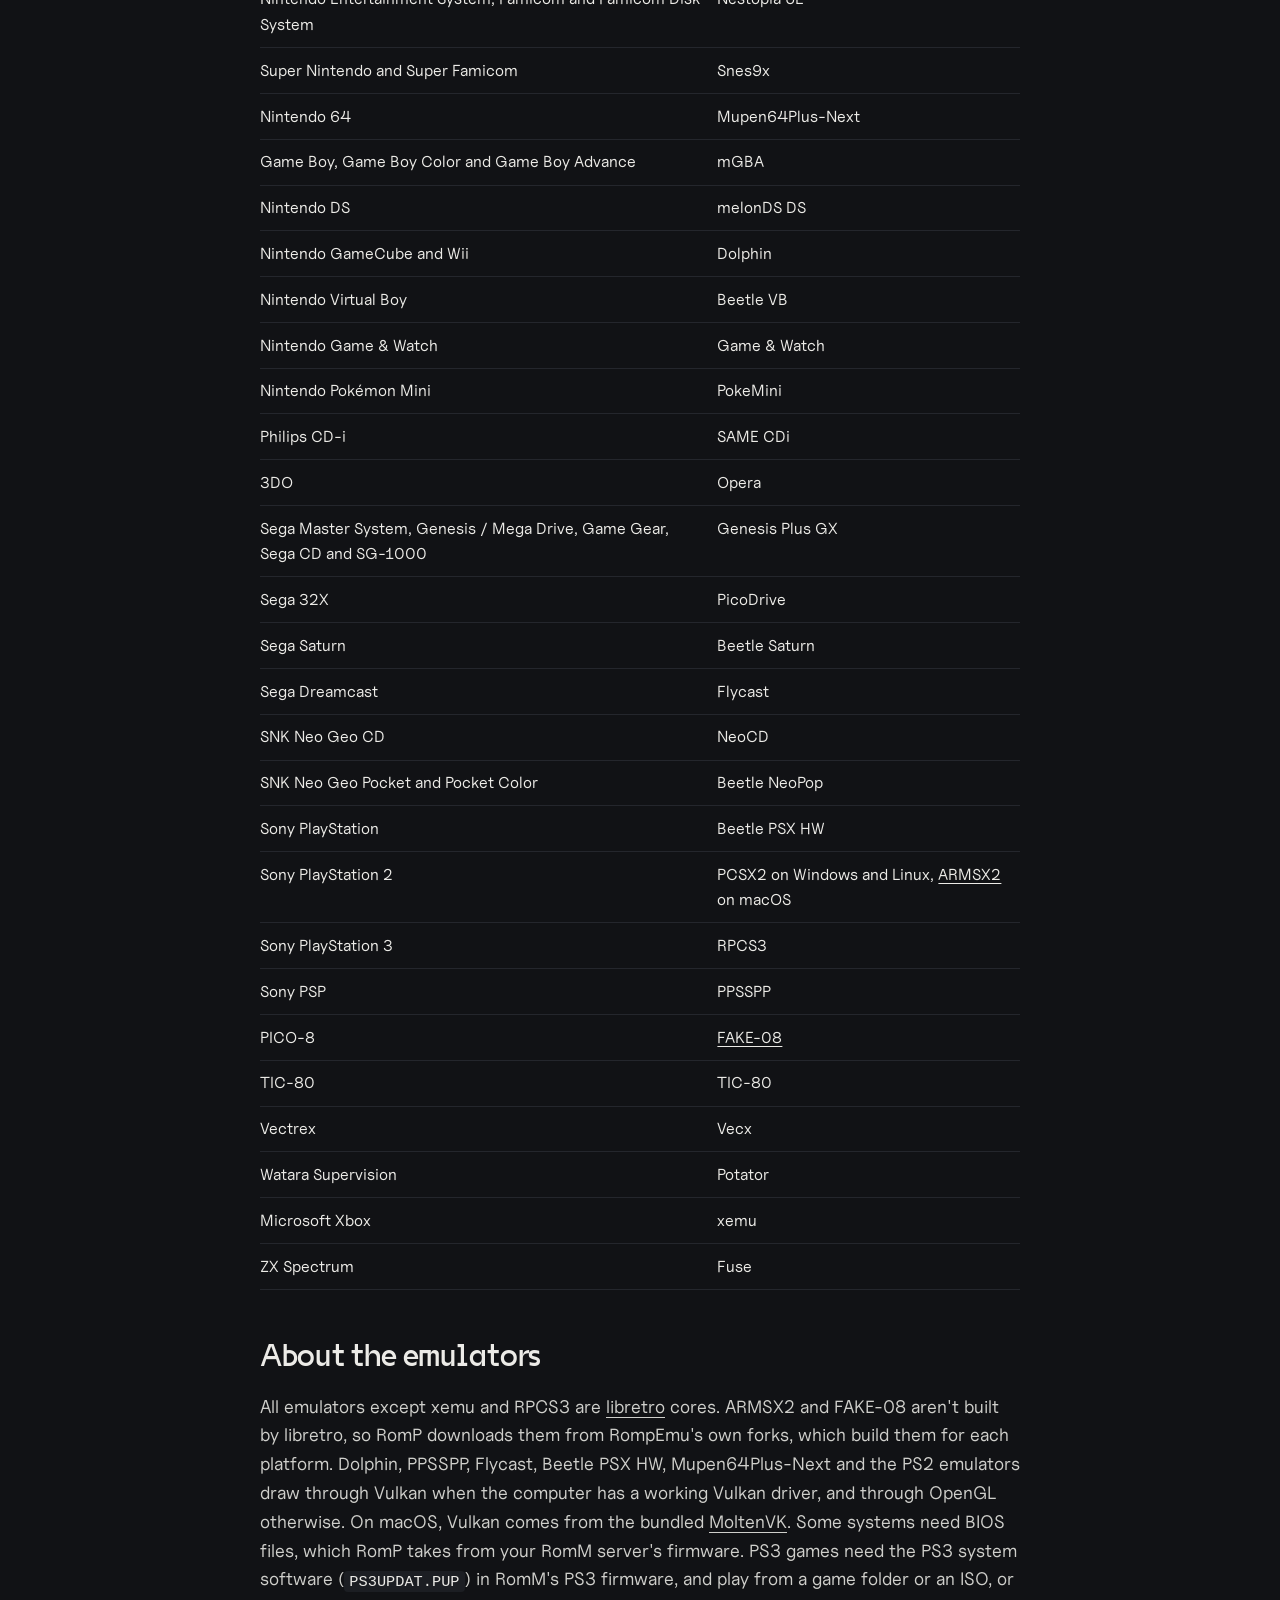
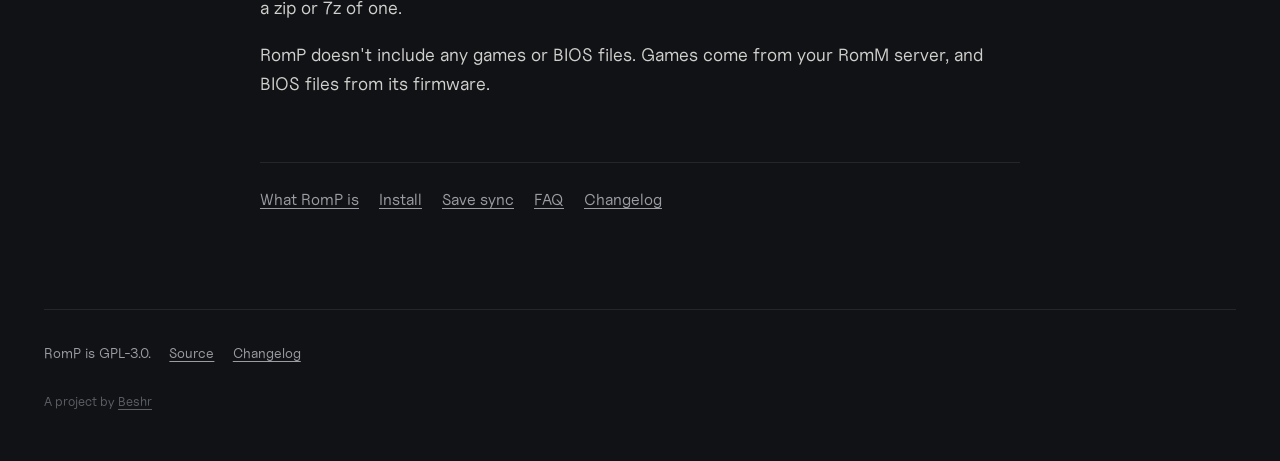
<file: systems/index.html>
<!doctype html>
<html lang="en">
<head>
<meta charset="utf-8">
<meta name="viewport" content="width=device-width, initial-scale=1">
<title>Supported systems - RomP</title>
<meta name="description" content="Every console, handheld and computer RomP plays from a RomM library, and the emulator it uses for each: 53 entries, from the Atari 2600 to the PS3 and original Xbox.">
<meta name="theme-color" content="#111215">
<meta name="color-scheme" content="dark">
<link rel="canonical" href="https://rompemu.github.io/systems/">
<link rel="icon" href="/img/favicon.png" type="image/png">
<link rel="apple-touch-icon" href="/img/apple-touch-icon.png">
<meta property="og:type" content="article">
<meta property="og:site_name" content="RomP">
<meta property="og:title" content="Supported systems - RomP">
<meta property="og:description" content="Every console, handheld and computer RomP plays from a RomM library, and the emulator it uses for each: 53 entries, from the Atari 2600 to the PS3 and original Xbox.">
<meta property="og:url" content="https://rompemu.github.io/systems/">
<meta property="og:image" content="https://rompemu.github.io/img/og.jpg">
<meta name="twitter:card" content="summary_large_image">
<link rel="preload" href="/fonts/vg5000.woff2" as="font" type="font/woff2" crossorigin>
<link rel="stylesheet" href="/style.css?v=20261023-1">
</head>
<body>

<header class="top">
  <div class="brand">
    <a class="logo" href="/"><img src="/img/mark-nav.png" width="40" height="40" alt="">RomP</a>
  </div>
  <nav>
    <a href="https://github.com/RompEmu/RomP">GitHub</a>
    <a href="/#download">Download</a>
  </nav>
</header>

<main class="doc">
<h1>Supported systems</h1>
<p class="lede">RomP plays games from your RomM library on these systems. It downloads the emulator for each one the first time you play one of its games, so there's nothing to set up.</p>

<table>
  <thead><tr><th scope="col">System</th><th scope="col">Emulator</th></tr></thead>
  <tbody>
  <tr><td>Arcade, including Neo Geo and CPS 1–3</td><td>FinalBurn Neo</td></tr>
  <tr><td>Amstrad CPC</td><td>Caprice32</td></tr>
  <tr><td>Atari 2600</td><td>Stella</td></tr>
  <tr><td>Atari 5200</td><td>a5200</td></tr>
  <tr><td>Atari 7800</td><td>ProSystem</td></tr>
  <tr><td>Atari 8-bit computers and XEGS</td><td>Atari800</td></tr>
  <tr><td>Atari Jaguar and Jaguar CD</td><td>Virtual Jaguar</td></tr>
  <tr><td>Atari Lynx</td><td>Beetle Lynx</td></tr>
  <tr><td>Atari ST</td><td>Hatari</td></tr>
  <tr><td>Bandai WonderSwan and WonderSwan Color</td><td>Beetle WonderSwan</td></tr>
  <tr><td>ColecoVision</td><td>Gearcoleco</td></tr>
  <tr><td>Commodore 64</td><td>VICE x64sc</td></tr>
  <tr><td>Commodore 128</td><td>VICE x128</td></tr>
  <tr><td>Commodore VIC-20</td><td>VICE xvic</td></tr>
  <tr><td>Commodore Plus/4 and 16</td><td>VICE xplus4</td></tr>
  <tr><td>Commodore Amiga, Amiga CD32 and CDTV</td><td>PUAE</td></tr>
  <tr><td>DOS</td><td>DOSBox Pure</td></tr>
  <tr><td>Fairchild Channel F</td><td>FreeChaF</td></tr>
  <tr><td>Intellivision</td><td>FreeIntv</td></tr>
  <tr><td>Magnavox Odyssey 2</td><td>O2EM</td></tr>
  <tr><td>Mega Duck / Cougar Boy</td><td>SameDuck</td></tr>
  <tr><td>MSX, MSX2 and MSX2+</td><td>blueMSX</td></tr>
  <tr><td>NEC PC Engine / TurboGrafx-16</td><td>Beetle PCE Fast</td></tr>
  <tr><td>NEC PC Engine CD / TurboGrafx-CD</td><td>Beetle PCE</td></tr>
  <tr><td>NEC SuperGrafx</td><td>Beetle SuperGrafx</td></tr>
  <tr><td>NEC PC-FX</td><td>Beetle PC-FX</td></tr>
  <tr><td>Nintendo Entertainment System, Famicom and Famicom Disk System</td><td>Nestopia UE</td></tr>
  <tr><td>Super Nintendo and Super Famicom</td><td>Snes9x</td></tr>
  <tr><td>Nintendo 64</td><td>Mupen64Plus-Next</td></tr>
  <tr><td>Game Boy, Game Boy Color and Game Boy Advance</td><td>mGBA</td></tr>
  <tr><td>Nintendo DS</td><td>melonDS DS</td></tr>
  <tr><td>Nintendo GameCube and Wii</td><td>Dolphin</td></tr>
  <tr><td>Nintendo Virtual Boy</td><td>Beetle VB</td></tr>
  <tr><td>Nintendo Game &amp; Watch</td><td>Game &amp; Watch</td></tr>
  <tr><td>Nintendo Pokémon Mini</td><td>PokeMini</td></tr>
  <tr><td>Philips CD-i</td><td>SAME CDi</td></tr>
  <tr><td>3DO</td><td>Opera</td></tr>
  <tr><td>Sega Master System, Genesis / Mega Drive, Game Gear, Sega CD and SG-1000</td><td>Genesis Plus GX</td></tr>
  <tr><td>Sega 32X</td><td>PicoDrive</td></tr>
  <tr><td>Sega Saturn</td><td>Beetle Saturn</td></tr>
  <tr><td>Sega Dreamcast</td><td>Flycast</td></tr>
  <tr><td>SNK Neo Geo CD</td><td>NeoCD</td></tr>
  <tr><td>SNK Neo Geo Pocket and Pocket Color</td><td>Beetle NeoPop</td></tr>
  <tr><td>Sony PlayStation</td><td>Beetle PSX HW</td></tr>
  <tr><td>Sony PlayStation 2</td><td>PCSX2 on Windows and Linux, <a href="https://github.com/RompEmu/ARMSX2">ARMSX2</a> on macOS</td></tr>
  <tr><td>Sony PlayStation 3</td><td>RPCS3</td></tr>
  <tr><td>Sony PSP</td><td>PPSSPP</td></tr>
  <tr><td>PICO-8</td><td><a href="https://github.com/RompEmu/fake-08">FAKE-08</a></td></tr>
  <tr><td>TIC-80</td><td>TIC-80</td></tr>
  <tr><td>Vectrex</td><td>Vecx</td></tr>
  <tr><td>Watara Supervision</td><td>Potator</td></tr>
  <tr><td>Microsoft Xbox</td><td>xemu</td></tr>
  <tr><td>ZX Spectrum</td><td>Fuse</td></tr>
  </tbody>
</table>

<h2>About the emulators</h2>
<p>All emulators except xemu and RPCS3 are <a href="https://www.libretro.com">libretro</a> cores. ARMSX2 and FAKE-08 aren't built by libretro, so RomP downloads them from RompEmu's own forks, which build them for each platform. Dolphin, PPSSPP, Flycast, Beetle PSX HW, Mupen64Plus-Next and the PS2 emulators draw through Vulkan when the computer has a working Vulkan driver, and through OpenGL otherwise. On macOS, Vulkan comes from the bundled <a href="https://github.com/KhronosGroup/MoltenVK">MoltenVK</a>. Some systems need BIOS files, which RomP takes from your RomM server's firmware. PS3 games need the PS3 system software (<code>PS3UPDAT.PUP</code>) in RomM's PS3 firmware, and play from a game folder or an ISO, or a zip or 7z of one.</p>
<p>RomP doesn't include any games or BIOS files. Games come from your RomM server, and BIOS files from its firmware.</p>

<nav class="doc-nav" aria-label="More about RomP">
  <a href="/">What RomP is</a>
  <a href="/install/">Install</a>
  <a href="/saves/">Save sync</a>
  <a href="/faq/">FAQ</a>
  <a href="https://github.com/RompEmu/RomP/blob/main/CHANGELOG.md">Changelog</a>
</nav>
</main>

<footer>
  <p>RomP is GPL-3.0. <a href="https://github.com/RompEmu/RomP">Source</a> <a href="https://github.com/RompEmu/RomP/blob/main/CHANGELOG.md">Changelog</a></p>
  <p class="byline">A project by <a href="https://beshr.com">Beshr</a></p>
</footer>

<script data-goatcounter="https://romp.goatcounter.com/count" async src="//gc.zgo.at/count.js"></script>
</body>
</html>
</file>
<file: style.css>
@font-face {
  font-family: "VG5000";
  src: url("fonts/vg5000.woff2") format("woff2");
  font-display: swap;
}

@font-face {
  font-family: "Uncut Sans";
  src: url("fonts/uncut-sans-400.woff2") format("woff2");
  font-weight: 400;
  font-display: swap;
}

@font-face {
  font-family: "Uncut Sans";
  src: url("fonts/uncut-sans-500.woff2") format("woff2");
  font-weight: 500;
  font-display: swap;
}

@font-face {
  font-family: "Uncut Sans";
  src: url("fonts/uncut-sans-600.woff2") format("woff2");
  font-weight: 600;
  font-display: swap;
}

:root {
  --bg: #111215;
  --text: #ecebe7;
  --muted: #9a9ca3;
  --line: #24262c;
  --orange: #ff9b3d;
  --gold: #f4c542;
  --focus: #5ac8fa;
  --font: "Uncut Sans", system-ui, sans-serif;
  --display: "VG5000", "Uncut Sans", sans-serif;
}

* { box-sizing: border-box; }

body {
  margin: 0;
  background: var(--bg);
  color: var(--text);
  font: 400 1.125rem/1.6 var(--font);
  -webkit-font-smoothing: antialiased;
}

html { overflow-x: clip; }
main { overflow-x: clip; }

a { color: inherit; text-decoration-thickness: 1px; text-underline-offset: .2em; }

a:focus-visible, button:focus-visible {
  outline: 2px solid var(--focus);
  outline-offset: 3px;
  border-radius: 4px;
}

.button:focus-visible { outline-offset: 4px; }

h1, h2 { text-wrap: balance; }
p { text-wrap: pretty; }
img { display: block; max-width: 100%; height: auto; }

.topbar {
  position: relative;
  z-index: 11;
  display: flex;
  align-items: center;
  justify-content: center;
  gap: 1rem;
  padding: .6rem 3rem;
  background: #1a1b20;
  border-bottom: 1px solid var(--line);
  color: var(--muted);
  font-size: .9375rem;
  text-align: center;
}

.topbar p { margin: 0; }
.topbar a { color: var(--orange); }

.topbar button {
  position: absolute;
  right: .75rem;
  top: 50%;
  translate: 0 -50%;
  width: 2rem;
  height: 2rem;
  border: 0;
  border-radius: 4px;
  background: transparent;
  color: var(--muted);
  font-size: 1.25rem;
  line-height: 1;
  cursor: pointer;
}

.topbar button:hover { color: var(--text); background: rgb(255 255 255 / .06); }

.topbar[hidden] { display: none; }

.top {
  position: relative;
  z-index: 10;
  display: flex;
  align-items: center;
  justify-content: space-between;
  max-width: 1240px;
  margin: 0 auto;
  padding: 1.25rem 1.5rem;
}

.logo {
  display: flex;
  align-items: center;
  gap: .6rem;
  font-family: var(--display);
  font-weight: 400;
  font-size: 1.4rem;
  text-decoration: none;
}

.brand { display: flex; align-items: center; gap: .75rem; }

.tag {
  padding: .3rem .45rem .2rem;
  border: 1px solid var(--line);
  border-radius: 3px;
  color: var(--muted);
  font: 400 .8125rem/1 var(--display);
  text-decoration: none;
}

.tag:hover { color: var(--text); border-color: var(--muted); }

.top nav { display: flex; gap: 2rem; font-weight: 500; font-size: 1rem; }
.top nav a { text-decoration: none; color: var(--muted); }
.top nav a:hover { color: var(--text); }

.hero {
  position: relative;
  isolation: isolate;
  display: grid;
  justify-items: center;
  max-width: 1240px;
  margin: 0 auto;
  padding: 2.5rem 1.5rem 3rem;
  text-align: center;
}

.hero-text { display: grid; justify-items: center; }

.hero::before {
  content: "";
  pointer-events: none;
  position: absolute;
  z-index: -1;
  top: -6rem;
  height: 52rem;
  left: 50%;
  width: 100vw;
  translate: -50% 0;
  background:
    radial-gradient(ellipse 34% 40% at 50% 34%, rgb(17 18 21 / .82), rgb(17 18 21 / .35) 70%, transparent),
    url("img/wall.webp") center top / cover;
  opacity: .42;
  filter: saturate(.8) blur(1.5px);
  -webkit-mask-image: radial-gradient(ellipse 70% 65% at 50% 45%, #000 20%, transparent 80%);
  mask-image: radial-gradient(ellipse 70% 65% at 50% 45%, #000 20%, transparent 80%);
}

.hero-mark {
  width: 220px;
  height: 220px;
  margin-bottom: .25rem;
}


h1 {
  margin: 0 0 1.25rem;
  font-family: var(--display);
  font-size: clamp(3rem, 5.4vw, 4.9rem);
  line-height: 1.3;
  font-weight: 400;
  letter-spacing: -.015em;
}

h1 .hl {
  color: var(--orange);
  text-shadow: 0 .06em 0 #7a3f0a;
}

.hero-text > p:first-of-type { margin: 0 0 2rem; color: var(--muted); font-size: 1.3125rem; line-height: 1.55; }

.button {
  display: inline-block;
  padding: .9rem 1.5rem .8rem;
  border-radius: 4px;
  background: var(--orange);
  color: #1a1206;
  font: 400 1.25rem/1 var(--display);
  text-decoration: none;
  box-shadow: inset 0 -4px 0 #c86a14, 0 4px 0 #7a3f0a;
  transition: transform .06s, box-shadow .06s;
}

.button:hover { background: #ffab5c; }

.button:active {
  transform: translateY(4px);
  box-shadow: inset 0 -2px 0 #c86a14, 0 0 0 #7a3f0a;
}

.small { margin: 1rem 0 0; color: var(--muted); font-size: .9375rem; }

.hero-shot {
  width: min(100%, 1100px);
  margin: 4.5rem 0 0;
  border-radius: 12px;
  -webkit-mask-image: linear-gradient(#000 55%, transparent 96%);
  mask-image: linear-gradient(#000 55%, transparent 96%);
  filter: drop-shadow(0 40px 70px rgb(0 0 0 / .65));
  transform: perspective(2400px) rotateX(14deg);
  transform-origin: 50% 0;
}

.lost {
  min-height: 100vh;
  display: flex;
  flex-direction: column;
  background:
    repeating-linear-gradient(0deg, rgb(255 255 255 / .03) 0 1px, transparent 1px 4px),
    radial-gradient(ellipse 60% 50% at 50% 45%, rgb(255 155 61 / .08), transparent 70%),
    var(--bg);
}

.lost .top { width: 100%; }

.lost-main {
  flex: 1;
  display: grid;
  place-content: center;
  justify-items: center;
  gap: 0;
  padding: 2rem 1.5rem 6rem;
  text-align: center;
}

.lost-main h1 { margin-bottom: 1rem; }
.lost-main > p:not(.eyebrow) { margin: 0 0 2rem; color: var(--muted); font-size: 1.1875rem; max-width: 32ch; }

@media (max-width: 860px) {
  .hero { padding-top: 1.5rem; }
  .hero-shot { width: 112%; margin: 3rem 0 0; transform: none; }
}

.shelf {
  background: #1a1b20;
  border-block: 1px solid var(--line);
  padding: 5.5rem 0 2.25rem;
  overflow: hidden;
}

.shelf-track {
  display: flex;
  width: max-content;
  animation: slide 90s linear infinite;
}

.shelf-row {
  display: flex;
  align-items: flex-end;
  gap: 3rem;
  padding-right: 3rem;
}

.console { position: relative; display: block; }

.console img {
  height: 112px;
  width: auto;
  max-width: none;
  filter: drop-shadow(0 0 .5px rgb(255 255 255 / .35)) drop-shadow(0 10px 18px rgb(0 0 0 / .5));
  transition: transform .2s ease;
}

.console.hand img { height: 84px; }

.console:hover img { transform: translateY(-6px); }

.console::after {
  content: attr(data-name) "\A" attr(data-emu);
  position: absolute;
  left: 50%;
  bottom: calc(100% + 1rem);
  padding: .45rem .7rem .35rem;
  border-radius: 4px;
  background: var(--text);
  color: var(--bg);
  font: 400 .9375rem/1.35 var(--display);
  white-space: pre;
  text-align: center;
  box-shadow: 0 3px 0 rgb(0 0 0 / .35);
  opacity: 0;
  translate: -50% 6px;
  transition: opacity .15s, translate .15s;
  pointer-events: none;
}

.shelf-link {
  max-width: 1240px;
  margin: 2.25rem auto 0;
  padding: 0 1.5rem;
  font-size: .9375rem;
}

.shelf-link a { color: var(--muted); }
.shelf-link a:hover { color: var(--text); }

.console:hover::after { opacity: 1; translate: -50% 0; }

@keyframes slide {
  to { transform: translateX(-50%); }
}

h2 {
  margin: 0 0 .75rem;
  font-family: var(--display);
  font-size: clamp(2rem, 3.4vw, 2.75rem);
  line-height: 1.05;
  font-weight: 400;
  letter-spacing: -.01em;
}

.row {
  display: grid;
  grid-template-columns: minmax(0, 7fr) minmax(0, 5fr);
  align-items: center;
  gap: 4rem;
  max-width: 1240px;
  margin: 0 auto;
}

.row p { margin: 0; color: var(--muted); font-size: 1.1875rem; line-height: 1.6; max-width: 32ch; }

.row.flip { grid-template-columns: minmax(0, 5fr) minmax(0, 7fr); }
.row.flip .shot { order: 2; }

.shot {
  position: relative;
  isolation: isolate;
  aspect-ratio: 16 / 10;
}

.shot::before {
  content: "";
  pointer-events: none;
  position: absolute;
  inset: 8% 6%;
  z-index: -1;
  background: var(--src) center / cover;
  filter: blur(60px) saturate(1.6);
  opacity: .32;
}

.shot picture { display: contents; }

.shot img {
  width: 100%;
  height: 100%;
  object-fit: contain;
}

.framed {
  border-radius: 10px;
  border: 1px solid var(--line);
  box-shadow: 0 24px 48px rgb(0 0 0 / .45);
}

.looks {
  max-width: 1240px;
  margin: 0 auto;
}

.looks-head p { margin: 0; color: var(--muted); font-size: 1.1875rem; line-height: 1.6; max-width: 40ch; }

.looks-grid {
  display: grid;
  grid-template-columns: minmax(0, 1.45fr) minmax(0, 1fr);
  gap: 2.5rem;
  align-items: start;
  margin-top: 2.5rem;
}

.switcher { margin: 0; }

.stage {
  position: relative;
  display: grid;
  overflow: hidden;
  border-radius: 10px;
  border: 1px solid var(--line);
  background: #000;
  box-shadow: 0 24px 48px rgb(0 0 0 / .45);
}

.stage img {
  grid-area: 1 / 1;
  width: 100%;
  opacity: 0;
  transition: opacity .35s ease;
}

.stage img.is-on { opacity: 1; }

.tabs {
  display: flex;
  flex-wrap: wrap;
  gap: .5rem;
  margin-top: 1rem;
}

.tabs button {
  padding: .5rem .8rem .4rem;
  border: 1px solid var(--line);
  border-radius: 4px;
  background: transparent;
  color: var(--muted);
  font: 400 .9375rem/1 var(--display);
  cursor: pointer;
  transition: color .15s, border-color .15s, background .15s;
}

.tabs button:hover { color: var(--text); border-color: var(--muted); }

.tabs button[aria-pressed="true"] {
  background: var(--text);
  border-color: var(--text);
  color: var(--bg);
}

.switcher figcaption { margin-top: .75rem; color: var(--muted); font-size: .9375rem; }

.cheevos {
  position: relative;
  isolation: isolate;
  display: grid;
  grid-template-columns: minmax(0, 5fr) minmax(0, 7fr);
  align-items: center;
  gap: 4rem;
  max-width: 1240px;
  margin: 0 auto;
}


.badges img {
  position: absolute;
  z-index: -1;
  width: 44px;
  height: 44px;
  border-radius: 6px;
  image-rendering: pixelated;
  opacity: .16;
  filter: saturate(.7);
}

.badges img:nth-child(1) { left: 2%; top: 14%; rotate: -8deg; }
.badges img:nth-child(2) { left: 30%; top: 8%; rotate: 6deg; width: 34px; height: 34px; }
.badges img:nth-child(3) { left: 8%; bottom: 10%; rotate: 10deg; width: 54px; height: 54px; }
.badges img:nth-child(4) { left: 34%; bottom: 16%; rotate: -5deg; width: 38px; height: 38px; }
.badges img:nth-child(5) { left: 22%; top: 48%; rotate: 4deg; width: 30px; height: 30px; opacity: .1; }

.play {
  display: grid;
  justify-items: center;
  max-width: 1240px;
  margin: 0 auto;
  padding: 8rem 1.5rem 7rem;
  text-align: center;
}

.play-head h2 { font-size: clamp(2.5rem, 4.6vw, 3.75rem); }
.play-head p { margin: 0 auto; color: var(--muted); font-size: 1.25rem; line-height: 1.6; max-width: 46ch; }

.play-shot { width: min(100%, 1000px); margin-top: 3.5rem; }

/* Follows Press Play, so it needs less room above. */
.romm { padding-top: 1rem; }

.cores {
  display: flex;
  flex-wrap: wrap;
  justify-content: center;
  gap: .5rem;
  max-width: 920px;
  margin: 3.5rem 0 0;
  padding: 0;
  list-style: none;
}

.cores li {
  padding: .45rem .7rem .35rem;
  border: 1px solid var(--line);
  border-radius: 4px;
  background: #16171b;
  color: var(--muted);
  font: 400 .9375rem/1 var(--display);
  transition: color .15s, border-color .15s;
}

.cores li:hover { color: var(--orange); border-color: #5a3a1c; }

.cores .more { padding: 0; border-color: #5a3a1c; }
.cores .more a { display: block; padding: .45rem .7rem .35rem; color: var(--orange); text-decoration: none; }

.cores-note { margin: 1.25rem 0 0; color: #6b6e75; font-size: .9375rem; }

.feature {
  position: relative;
  isolation: isolate;
  padding: 6rem 1.5rem;
  border-top: 1px solid var(--line);
}

.decor { position: absolute; inset: 0; z-index: -1; pointer-events: none; overflow: hidden; }

.decor.crt {
  background: repeating-linear-gradient(90deg, rgb(255 60 60 / .09) 0 2px, rgb(60 255 120 / .09) 2px 4px, rgb(70 120 255 / .09) 4px 6px, transparent 6px 8px);
  -webkit-mask-image: radial-gradient(ellipse 30% 45% at 18% 22%, #000, transparent 70%);
  mask-image: radial-gradient(ellipse 30% 45% at 18% 22%, #000, transparent 70%);
}

.decor.minis img {
  position: absolute;
  width: 120px;
  border-radius: 6px;
  opacity: .14;
  image-rendering: pixelated;
  filter: saturate(.7);
}

.decor.minis img:nth-child(1) { right: 22%; top: 12%; rotate: 6deg; }
.decor.minis img:nth-child(2) { right: 6%; bottom: 12%; rotate: -5deg; width: 96px; }

.decor.handheld img {
  position: absolute;
  left: 0;
  bottom: -2rem;
  width: 260px;
  opacity: .07;
  rotate: -12deg;
  filter: grayscale(.4);
}

.eyebrow {
  margin: 0 0 1rem;
  color: var(--gold);
  font: 400 1rem/1 var(--display);
}

.feature .eyebrow { margin: 0 0 1rem; color: var(--gold); font: 400 1rem/1 var(--display); max-width: none; }

.cheevos-text > p:last-child { margin: 0; color: var(--muted); font-size: 1.1875rem; line-height: 1.6; max-width: 32ch; }
.cheevos-text a { color: var(--text); }

.facts {
  max-width: 1240px;
  margin: 0 auto;
  padding: 6rem 1.5rem 0;
}

.facts ul {
  display: grid;
  grid-template-columns: repeat(2, minmax(0, 1fr));
  gap: 0 3rem;
  margin: 1rem 0 0;
  padding: 0;
  list-style: none;
}

.facts li {
  padding: 1.15rem 0;
  line-height: 1.5;
  border-top: 1px solid var(--line);
}

.download {
  position: relative;
  isolation: isolate;
  display: grid;
  justify-items: center;
  gap: 1rem;
  max-width: 1240px;
  margin: 0 auto;
  padding: 9rem 1.5rem 7rem;
  text-align: center;
}

.download > div { display: grid; justify-items: center; }
.download div > p:first-of-type { max-width: 44ch; }
.download code { white-space: nowrap; }

.download::before {
  content: "";
  pointer-events: none;
  position: absolute;
  inset: 4rem 0 2rem;
  z-index: -1;
  background: repeating-linear-gradient(0deg, rgb(255 255 255 / .035) 0 1px, transparent 1px 4px);
  -webkit-mask-image: radial-gradient(ellipse 50% 70% at 50% 45%, #000, transparent 75%);
  mask-image: radial-gradient(ellipse 50% 70% at 50% 45%, #000, transparent 75%);
}

.download h2 { font-size: clamp(2.75rem, 5.4vw, 4.75rem); line-height: 1; }
.download div > p:first-of-type { margin: 0 0 2rem; color: var(--muted); }
.download .small { margin-top: .6rem; }

code {
  font: .85em ui-monospace, "SF Mono", Menlo, monospace;
  color: var(--text);
}

footer {
  display: flex;
  flex-wrap: wrap;
  justify-content: space-between;
  gap: .5rem 2rem;
  width: min(100% - 3rem, 1192px);
  margin: 0 auto;
  padding: 2rem 0 3rem;
  border-top: 1px solid var(--line);
  color: var(--muted);
  font-size: .875rem;
}

.others a { margin-right: .9rem; }

footer p { margin: 0; }

.byline {
  flex-basis: 100%;
  margin-top: 1.25rem !important;
  color: #5c5f66;
  font-size: .8125rem;
}

.byline a { color: inherit; margin-left: 0; }
.byline a:hover { color: var(--text); }
footer p a { margin-left: .9rem; }

@media (max-width: 860px) {
  .row { grid-template-columns: 1fr; gap: 2.5rem; }
  .feature { padding-block: 4rem; }
  .play { padding-block: 5rem 4rem; }
  .decor.handheld img { width: 180px; }
  .row.flip .shot { order: 0; }
  .facts ul { grid-template-columns: 1fr; }
  .row.flip { grid-template-columns: 1fr; }
  .looks-grid { grid-template-columns: 1fr; }
  .cheevos { grid-template-columns: 1fr; gap: 2.5rem; }
  .download { padding-top: 6rem; }
  .download code { font-size: .8rem; }
  .download-mark { width: 140px; height: 140px; }
  .hero-mark { width: 150px; height: 150px; }
  .console img { height: 80px; }
  .console.hand img { height: 60px; }
}

@media (max-width: 600px) {
  .decor.badges, .decor.minis { display: none; }
  .shot:has(picture) { aspect-ratio: auto; }
}

@media (prefers-reduced-motion: reduce) {
  .shelf-track { animation: none; }
}

.doc {
  width: min(100% - 3rem, 760px);
  margin: 0 auto;
  padding: 3rem 0 6rem;
}

.doc h1 { font-size: clamp(2.5rem, 4.6vw, 3.75rem); line-height: 1.1; }
.doc h2 { margin-top: 3rem; font-size: clamp(1.6rem, 2.6vw, 2rem); line-height: 1.15; }
.doc h3 { margin: 2rem 0 .5rem; font-size: 1.1875rem; font-weight: 600; }
.doc .lede { margin: 0 0 2rem; color: var(--muted); font-size: 1.25rem; }
.doc p, .doc li { color: #cfcfcb; }
.doc li + li { margin-top: .4rem; }
.doc strong { color: var(--text); font-weight: 600; }
.doc code { padding: .1em .35em; border-radius: 4px; background: #1c1e23; }

.doc table {
  width: 100%;
  margin: 1.5rem 0;
  border-collapse: collapse;
  font-size: 1rem;
}

.doc th, .doc td {
  padding: .6rem .75rem .6rem 0;
  border-bottom: 1px solid var(--line);
  text-align: left;
  vertical-align: top;
}

.doc th { color: var(--muted); font-weight: 500; }

.doc-nav {
  display: flex;
  flex-wrap: wrap;
  gap: .5rem 1.25rem;
  margin: 4rem 0 0;
  padding: 1.5rem 0 0;
  border-top: 1px solid var(--line);
  font-size: 1rem;
}

.doc-nav a { color: var(--muted); }
.doc-nav a:hover { color: var(--text); }

@media (max-width: 600px) {
  .top nav { gap: 1.25rem; }
  .doc table { font-size: .9375rem; }
}
</file>
